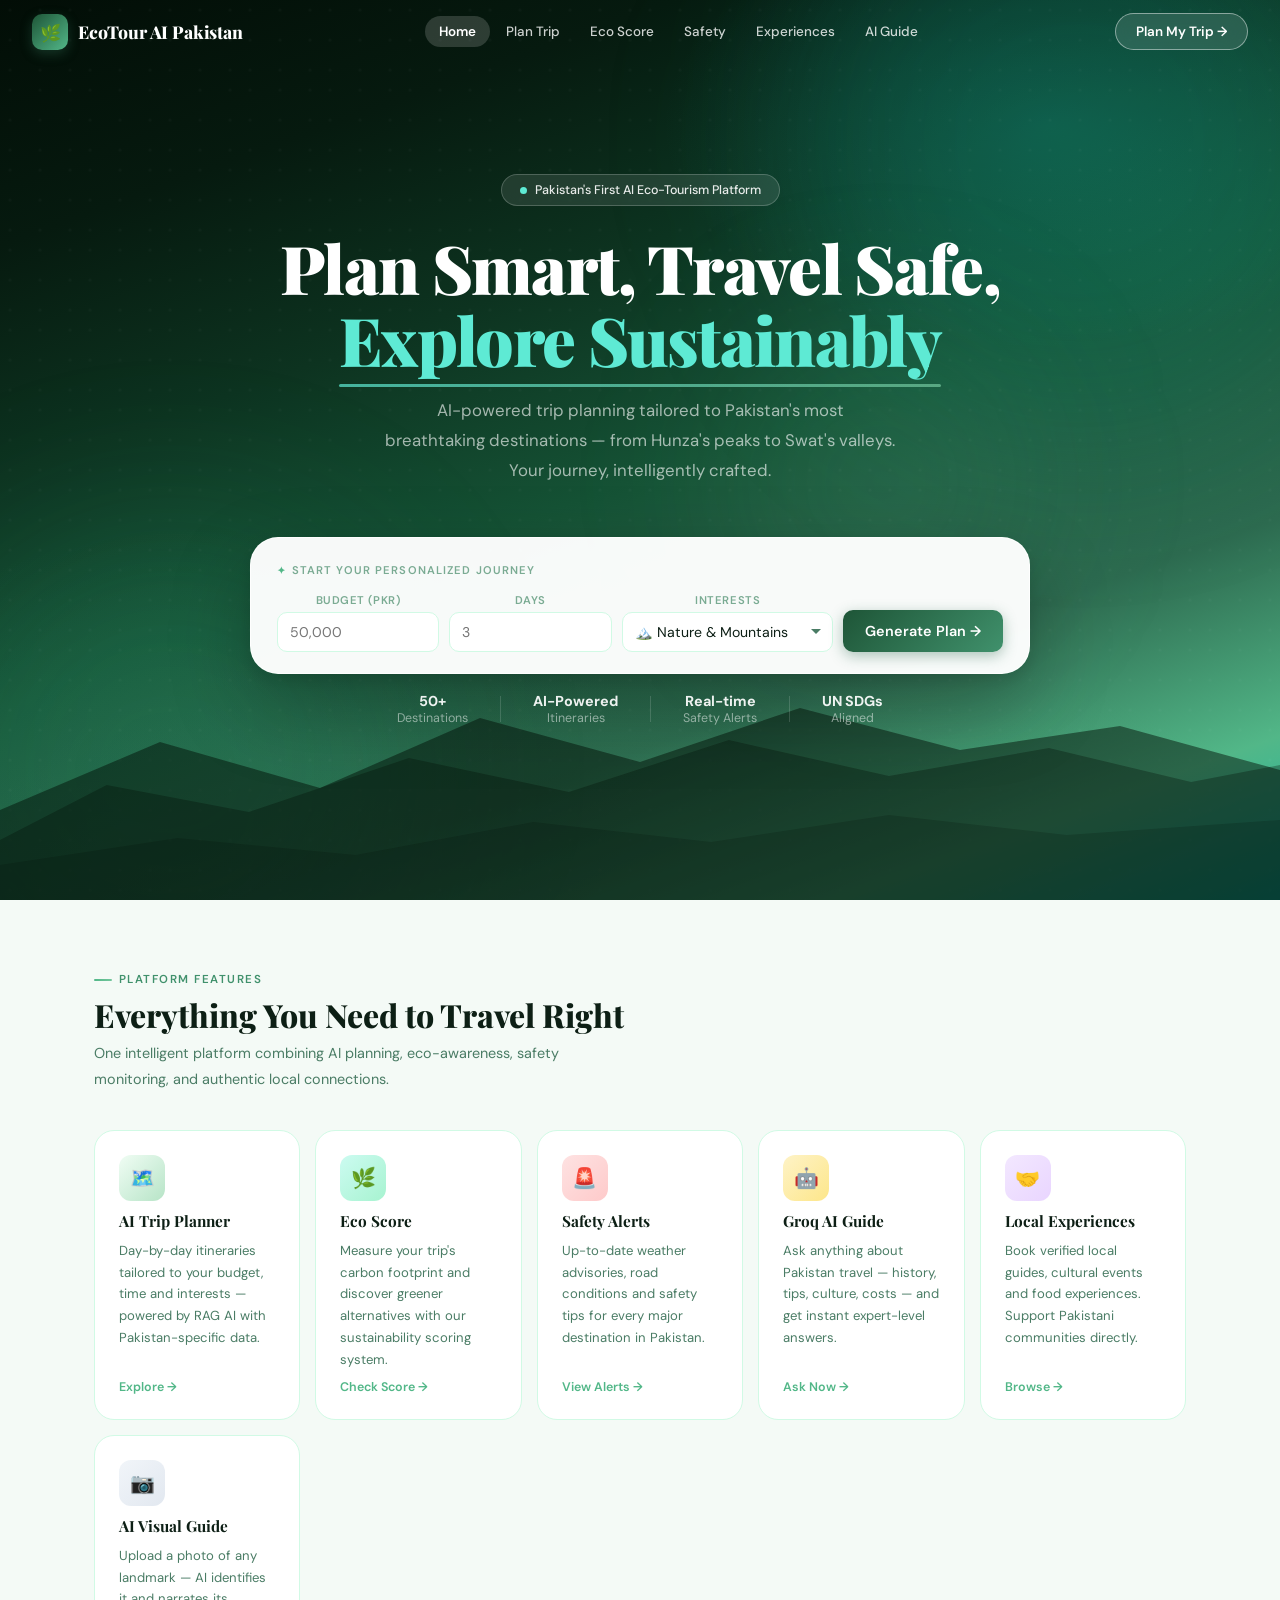
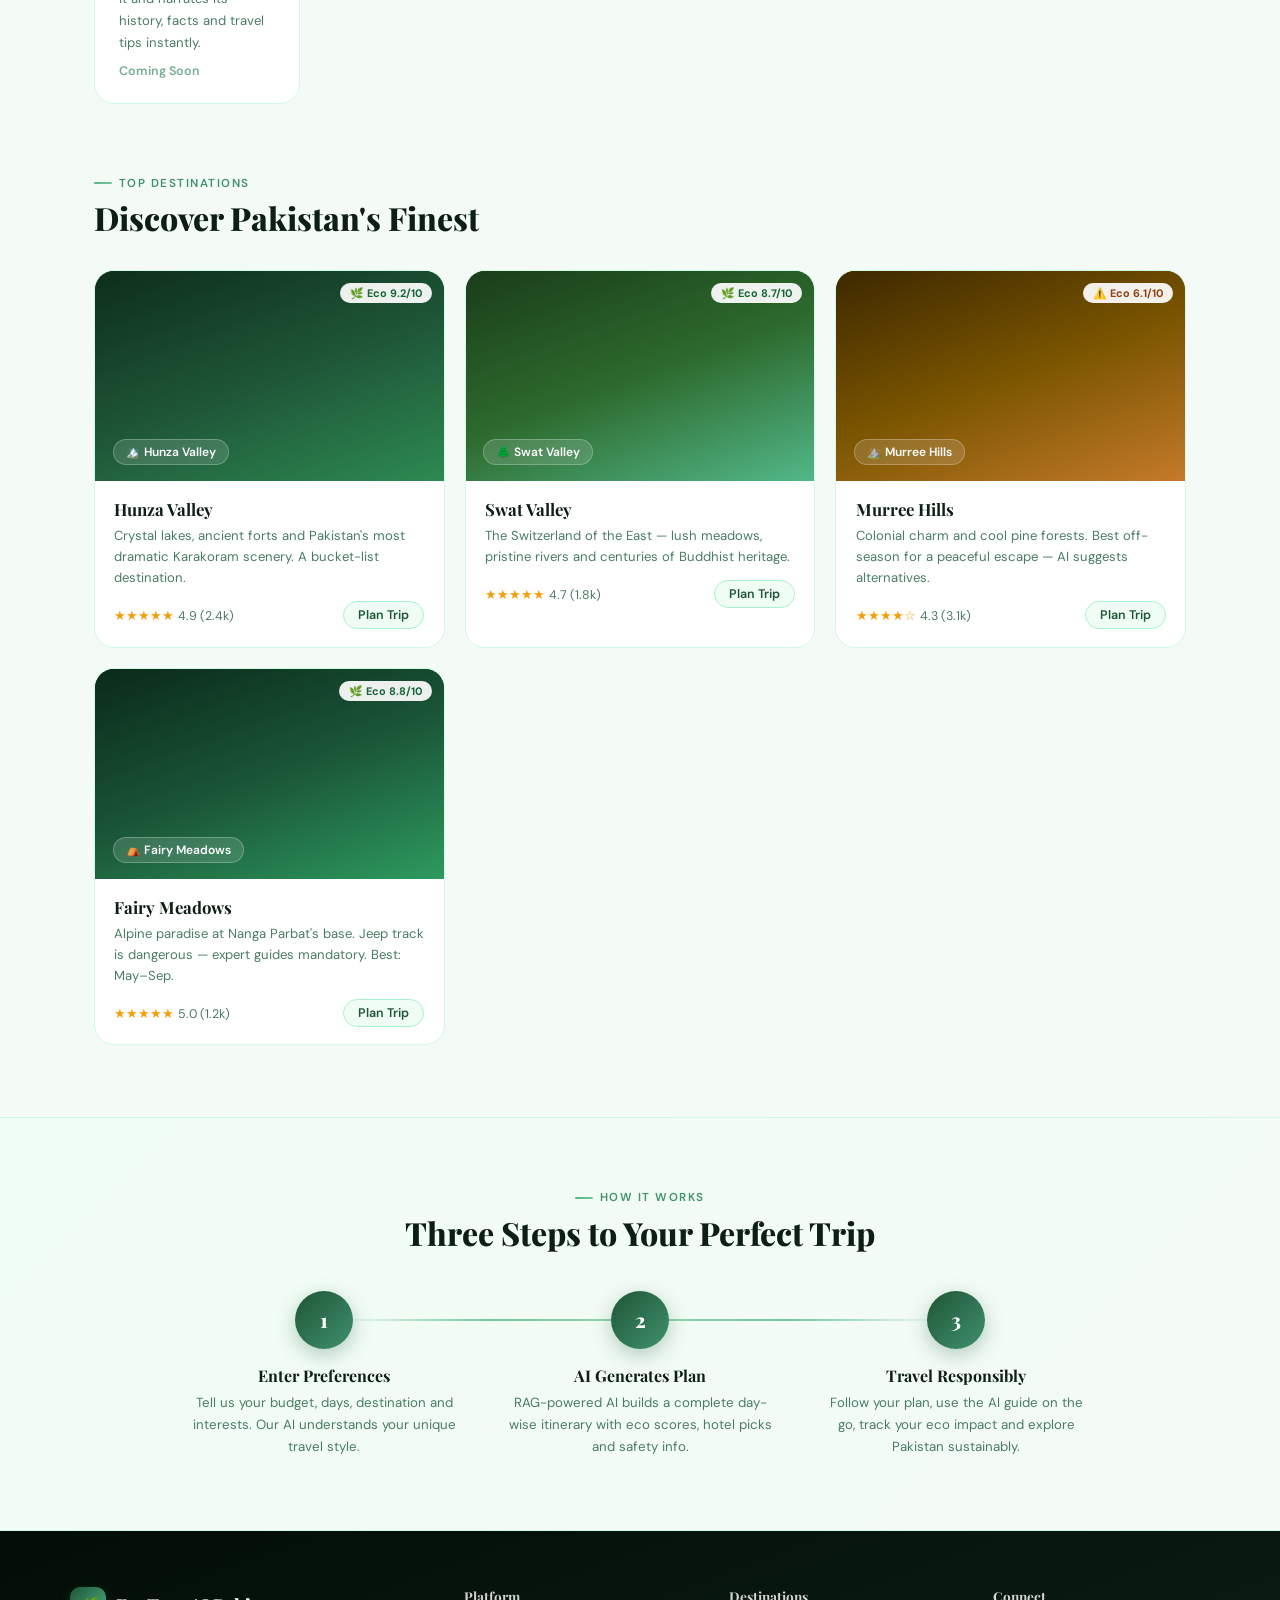
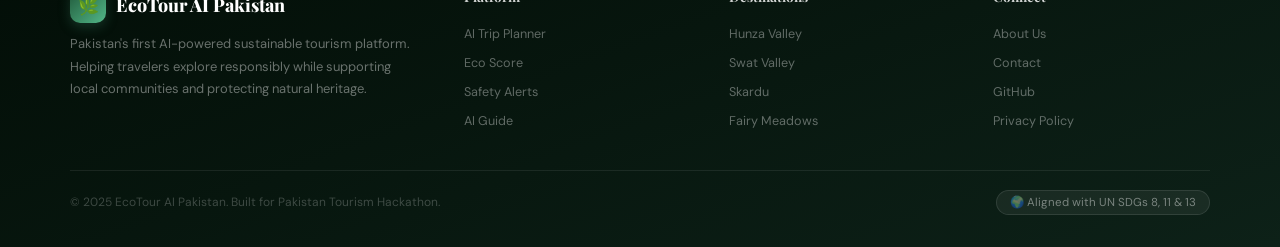
<file: EcoTour_AI_Final (2) (2).html>
<!DOCTYPE html>
<html lang="en">
<head>
<meta charset="UTF-8"/>
<meta name="viewport" content="width=device-width, initial-scale=1.0"/>
<title>EcoTour AI Pakistan — Plan Smart, Travel Safe</title>
<link rel="preconnect" href="https://fonts.googleapis.com"/>
<link rel="preconnect" href="https://fonts.gstatic.com" crossorigin/>
<link href="https://fonts.googleapis.com/css2?family=Playfair+Display:wght@700;800;900&family=DM+Sans:wght@300;400;500;600&display=swap" rel="stylesheet"/>
<style>
*,*::before,*::after{margin:0;padding:0;box-sizing:border-box}
html{scroll-behavior:smooth;font-size:16px}
body{font-family:'DM Sans',sans-serif;color:#0d1f15;background:#f4faf6;min-height:100vh;overflow-x:hidden}
button{cursor:pointer;font-family:'DM Sans',sans-serif}
input,select,textarea{font-family:'DM Sans',sans-serif}
a{text-decoration:none;color:inherit}

:root{
  /* ── Green Core ── */
  --g-950:#020d06;--g-900:#0d2118;--g-800:#1a3d2b;--g-700:#1e5537;
  --g-600:#2d6a4f;--g-500:#40916c;--g-400:#52b788;--g-300:#74c69d;
  --g-200:#95d5b2;--g-100:#b7e4c7;--g-50:#d8f3dc;--g-25:#f0fdf4;
  /* ── Teal Accent ── */
  --t-700:#0f766e;--t-600:#0d9488;--t-500:#14b8a6;--t-300:#5eead4;--t-100:#ccfbf1;
  /* ── Semantic ── */
  --amber:#d97706;--amber-bg:#fef3c7;--amber-bd:#fde68a;
  --red:#dc2626;--red-bg:#fee2e2;--red-bd:#fecdd3;
  --blue:#2563eb;--blue-bg:#eff6ff;--blue-bd:#bfdbfe;
  /* ── Surface ── */
  --surface:#ffffff;--surface-2:#f4faf6;--surface-3:#edf7f1;
  --border:#d1fae5;--border-mid:#a7f3d0;--border-strong:#6ee7b7;
  /* ── Text ── */
  --text-1:#0d1f15;--text-2:#1e4030;--text-3:#4a7c65;--text-4:#7aab93;
  /* ── Shadows ── */
  --sh-xs:0 1px 3px rgba(13,33,21,.07);
  --sh-sm:0 2px 8px rgba(29,85,55,.09),0 1px 3px rgba(0,0,0,.05);
  --sh-md:0 8px 24px rgba(29,85,55,.13),0 2px 8px rgba(0,0,0,.06);
  --sh-lg:0 20px 60px rgba(29,85,55,.17),0 8px 20px rgba(0,0,0,.08);
  --sh-xl:0 32px 80px rgba(29,85,55,.21),0 12px 32px rgba(0,0,0,.1);
  /* ── Radii ── */
  --r-sm:6px;--r-md:10px;--r-lg:14px;--r-xl:20px;--r-2xl:28px;--r-full:9999px;
  /* ── Motion ── */
  --ease:cubic-bezier(.4,0,.2,1);--spring:cubic-bezier(.34,1.56,.64,1);
  --nav-h:64px;
}

/* scrollbar */
::-webkit-scrollbar{width:5px}
::-webkit-scrollbar-track{background:var(--surface-2)}
::-webkit-scrollbar-thumb{background:var(--g-200);border-radius:3px}

/* ════════════════════════════════════════
   NAVBAR — transparent on hero, white on scroll
════════════════════════════════════════ */
#navbar{
  position:fixed;top:0;left:0;right:0;z-index:1000;height:var(--nav-h);
  background:transparent;border-bottom:1px solid transparent;
  display:flex;align-items:center;justify-content:space-between;padding:0 2rem;
  transition:all .25s var(--ease);
}
#navbar.scrolled{
  background:rgba(255,255,255,.97);border-bottom-color:var(--border);
  box-shadow:var(--sh-md);
}
/* logo */
.nav-logo{display:flex;align-items:center;gap:10px;cursor:pointer;font-family:'Playfair Display',serif;font-weight:800;font-size:1.1rem;color:#fff;letter-spacing:-.01em;white-space:nowrap;transition:color .22s var(--ease)}
.nav-logo-mark{width:36px;height:36px;border-radius:10px;background:linear-gradient(135deg,var(--g-700),var(--g-400));display:flex;align-items:center;justify-content:center;color:#fff;font-size:17px;flex-shrink:0;box-shadow:0 4px 12px rgba(45,106,79,.4);transition:transform .22s var(--spring)}
.nav-logo:hover .nav-logo-mark{transform:rotate(-5deg) scale(1.07)}
#navbar.scrolled .nav-logo{color:var(--g-800)}
/* nav links */
.nav-links{display:flex;align-items:center;gap:2px}
.nav-btn{padding:7px 14px;border-radius:var(--r-full);border:none;background:transparent;font-size:.84rem;font-weight:500;color:rgba(255,255,255,.8);transition:all .18s var(--ease);white-space:nowrap}
.nav-btn:hover{background:rgba(255,255,255,.12);color:#fff}
.nav-btn.active{background:rgba(255,255,255,.16);color:#fff;font-weight:600}
#navbar.scrolled .nav-btn{color:var(--text-3)}
#navbar.scrolled .nav-btn:hover{background:var(--g-25);color:var(--g-600)}
#navbar.scrolled .nav-btn.active{background:var(--g-25);color:var(--g-700);font-weight:600}
/* CTA */
.nav-cta{padding:9px 20px;border-radius:var(--r-full);border:1.5px solid rgba(255,255,255,.45);background:rgba(255,255,255,.12);backdrop-filter:blur(10px);color:#fff;font-size:.84rem;font-weight:600;transition:all .2s var(--ease);white-space:nowrap}
.nav-cta:hover{background:rgba(255,255,255,.25);border-color:rgba(255,255,255,.75);transform:translateY(-1px)}
#navbar.scrolled .nav-cta{background:linear-gradient(135deg,var(--g-700),var(--g-500));border-color:transparent;box-shadow:0 3px 12px rgba(45,106,79,.35)}
#navbar.scrolled .nav-cta:hover{transform:translateY(-2px);box-shadow:0 7px 20px rgba(45,106,79,.45)}
/* hamburger */
.hamburger{display:none;flex-direction:column;gap:5px;padding:6px;border:none;background:transparent;border-radius:var(--r-sm)}
.hamburger span{display:block;width:22px;height:2px;background:#fff;border-radius:2px;transition:all .22s}
#navbar.scrolled .hamburger span{background:var(--text-1)}
.mobile-menu{display:none;position:fixed;top:var(--nav-h);left:0;right:0;z-index:999;background:#fff;border-bottom:1px solid var(--border);padding:1rem;flex-direction:column;gap:4px;box-shadow:var(--sh-lg);animation:slideDown .2s var(--ease)}
.mobile-menu.open{display:flex}
@keyframes slideDown{from{opacity:0;transform:translateY(-8px)}to{opacity:1;transform:translateY(0)}}
.mobile-menu .nav-btn{color:var(--text-3);text-align:left;padding:10px 14px;border-radius:var(--r-md)}
.mobile-menu .nav-btn:hover{background:var(--g-25);color:var(--g-600)}
.mobile-menu .nav-cta{background:linear-gradient(135deg,var(--g-700),var(--g-500));border:none;color:#fff;text-align:center;margin-top:6px;padding:11px;border-radius:var(--r-full)}

/* ════════════════════════════════════════
   PAGE SYSTEM
════════════════════════════════════════ */
.page{display:none;animation:pgIn .3s var(--ease)}
.page.active{display:block}
.page:not(#page-home){padding-top:var(--nav-h)}
@keyframes pgIn{from{opacity:0;transform:translateY(10px)}to{opacity:1;transform:translateY(0)}}

/* ════════════════════════════════════════
   COMMON: section banners for inner pages
════════════════════════════════════════ */
.page-hero{padding:3rem 2rem 2.8rem;position:relative;overflow:hidden}
.page-hero::after{content:'';position:absolute;inset:0;background:url("data:image/svg+xml,%3Csvg width='60' height='60' viewBox='0 0 60 60' xmlns='http://www.w3.org/2000/svg'%3E%3Cg fill='%23fff' fill-opacity='.035'%3E%3Ccircle cx='10' cy='10' r='2'/%3E%3Ccircle cx='30' cy='10' r='2'/%3E%3Ccircle cx='50' cy='10' r='2'/%3E%3Ccircle cx='10' cy='30' r='2'/%3E%3Ccircle cx='30' cy='30' r='2'/%3E%3Ccircle cx='50' cy='30' r='2'/%3E%3C/g%3E%3C/svg%3E");pointer-events:none}
.page-hero h1{font-family:'Playfair Display',serif;font-weight:800;font-size:clamp(1.6rem,3vw,2.3rem);color:#fff;position:relative;z-index:1;line-height:1.15}
.page-hero p{font-size:.92rem;color:rgba(255,255,255,.72);margin-top:.5rem;position:relative;z-index:1;max-width:580px;line-height:1.72}

/* ════════════════════════════════════════
   COMMON ELEMENTS
════════════════════════════════════════ */
.eyebrow{font-size:.72rem;font-weight:600;letter-spacing:.13em;text-transform:uppercase;color:var(--g-500);margin-bottom:.55rem;display:flex;align-items:center;gap:7px}
.eyebrow::before{content:'';display:block;width:18px;height:2px;background:linear-gradient(90deg,var(--g-400),var(--g-300));border-radius:1px}
.section-h{font-family:'Playfair Display',serif;font-size:clamp(1.5rem,3vw,2rem);font-weight:800;color:var(--text-1);line-height:1.2;margin-bottom:.45rem}
.section-sub{font-size:.9rem;color:var(--text-3);line-height:1.75;max-width:540px}
.badge{display:inline-flex;align-items:center;gap:4px;padding:3px 11px;border-radius:var(--r-full);font-size:.72rem;font-weight:600}
.badge-green{background:var(--g-25);color:var(--g-700);border:1px solid var(--border)}
.badge-amber{background:var(--amber-bg);color:var(--amber);border:1px solid var(--amber-bd)}
.badge-blue{background:var(--blue-bg);color:var(--blue);border:1px solid var(--blue-bd)}
.form-label{display:block;font-size:.74rem;font-weight:600;color:var(--text-3);margin-bottom:5px;letter-spacing:.04em;text-transform:uppercase}
.form-input{width:100%;padding:10px 13px;border:1.5px solid var(--border);border-radius:var(--r-md);font-size:.9rem;color:var(--text-1);background:var(--surface);outline:none;transition:all .18s var(--ease)}
.form-input:focus{border-color:var(--g-400);box-shadow:0 0 0 3px rgba(116,198,157,.18)}
select.form-input{-webkit-appearance:none;appearance:none;background-image:url("data:image/svg+xml,%3Csvg xmlns='http://www.w3.org/2000/svg' width='12' height='12' viewBox='0 0 12 12'%3E%3Cpath fill='%234a7c65' d='M6 8L1 3h10z'/%3E%3C/svg%3E");background-repeat:no-repeat;background-position:right 12px center;padding-right:32px;background-color:#fff}

/* ════════════════════════════════════════
   HOME — HERO (full screen, centered)
════════════════════════════════════════ */
.hero{
  min-height:100vh;
  background:linear-gradient(160deg,var(--g-950) 0%,#061a0f 18%,#0d3320 35%,#155235 52%,var(--g-600) 72%,var(--g-400) 88%,var(--t-500) 100%);
  display:flex;flex-direction:column;align-items:center;justify-content:center;
  text-align:center;padding:calc(var(--nav-h) + 3rem) 1.5rem 7rem;
  position:relative;overflow:hidden;
}
.hero::before{
  content:'';position:absolute;inset:0;
  background:
    radial-gradient(ellipse 55% 45% at 82% 14%,rgba(20,184,166,.22) 0%,transparent 55%),
    radial-gradient(ellipse 60% 50% at 18% 86%,rgba(45,106,79,.3) 0%,transparent 55%),
    radial-gradient(ellipse 90% 55% at 50% 100%,rgba(58,170,106,.14) 0%,transparent 60%);
  pointer-events:none;
}
/* dot grid texture */
.hero::after{
  content:'';position:absolute;inset:0;pointer-events:none;
  background:url("data:image/svg+xml,%3Csvg width='80' height='80' viewBox='0 0 80 80' xmlns='http://www.w3.org/2000/svg'%3E%3Cg fill='%23fff' fill-opacity='.022'%3E%3Ccircle cx='10' cy='10' r='1.5'/%3E%3Ccircle cx='40' cy='10' r='1.5'/%3E%3Ccircle cx='70' cy='10' r='1.5'/%3E%3Ccircle cx='10' cy='40' r='1.5'/%3E%3Ccircle cx='40' cy='40' r='1.5'/%3E%3Ccircle cx='70' cy='40' r='1.5'/%3E%3Ccircle cx='10' cy='70' r='1.5'/%3E%3Ccircle cx='40' cy='70' r='1.5'/%3E%3Ccircle cx='70' cy='70' r='1.5'/%3E%3C/g%3E%3C/svg%3E");
}
/* glowing orbs */
.orb{position:absolute;border-radius:50%;filter:blur(90px);pointer-events:none;animation:orbDrift 9s ease-in-out infinite}
.orb-1{width:600px;height:600px;background:rgba(20,184,166,.13);top:-160px;right:-100px;animation-delay:0s}
.orb-2{width:500px;height:500px;background:rgba(52,211,153,.1);bottom:-120px;left:-80px;animation-delay:-4.5s}
.orb-3{width:280px;height:280px;background:rgba(116,198,157,.12);top:38%;left:58%;animation-delay:-2s}
@keyframes orbDrift{0%,100%{transform:translate(0,0)}50%{transform:translate(18px,-28px)}}
/* mountain silhouette */
.hero-mtn{position:absolute;bottom:0;left:0;right:0;height:250px;pointer-events:none;z-index:1}
.hero-mtn::before{
  content:'';position:absolute;bottom:0;left:0;right:0;height:200px;
  background:url("data:image/svg+xml,%3Csvg xmlns='http://www.w3.org/2000/svg' viewBox='0 0 1440 200' preserveAspectRatio='none'%3E%3Cpolygon points='0,200 0,110 180,42 360,88 540,18 720,62 900,8 1080,50 1260,26 1440,70 1440,200' fill='rgba(2,13,6,0.48)'/%3E%3Cpolygon points='0,200 0,140 120,85 280,112 460,58 640,92 820,40 1000,76 1180,48 1340,82 1440,65 1440,200' fill='rgba(2,13,6,0.3)'/%3E%3Cpolygon points='0,200 0,165 200,138 400,155 600,122 800,142 1000,115 1200,135 1440,120 1440,200' fill='rgba(2,13,6,0.18)'/%3E%3C/svg%3E") no-repeat bottom;
  background-size:cover;
}
/* hero elements */
.hero-pill{display:inline-flex;align-items:center;gap:8px;background:rgba(255,255,255,.1);border:1px solid rgba(255,255,255,.2);color:rgba(255,255,255,.9);padding:7px 18px;border-radius:var(--r-full);font-size:.78rem;font-weight:500;margin-bottom:1.6rem;backdrop-filter:blur(12px);position:relative;z-index:2;animation:fadeUp .6s var(--ease) both}
.hero-dot{width:7px;height:7px;border-radius:50%;background:var(--t-300);display:inline-block;animation:blink 2.2s ease-in-out infinite}
@keyframes blink{0%,100%{opacity:1;transform:scale(1)}50%{opacity:.25;transform:scale(.75)}}
.hero h1{font-family:'Playfair Display',serif;font-size:clamp(2.2rem,6vw,4.2rem);font-weight:900;color:#fff;line-height:1.07;max-width:840px;margin-bottom:1.2rem;letter-spacing:-.025em;position:relative;z-index:2;animation:fadeUp .6s .1s var(--ease) both}
.hero h1 em{color:var(--t-300);font-style:normal;position:relative}
.hero h1 em::after{content:'';position:absolute;bottom:-3px;left:0;right:0;height:3px;background:linear-gradient(90deg,var(--t-300),var(--g-300));border-radius:2px;opacity:.7}
.hero-sub{font-size:clamp(.9rem,2vw,1.05rem);color:rgba(255,255,255,.62);max-width:510px;line-height:1.8;margin-bottom:3.2rem;position:relative;z-index:2;animation:fadeUp .6s .2s var(--ease) both}
@keyframes fadeUp{from{opacity:0;transform:translateY(18px)}to{opacity:1;transform:translateY(0)}}

/* search card */
.search-card{
  background:rgba(255,255,255,.97);border-radius:var(--r-2xl);
  padding:1.6rem 1.6rem 1.3rem;width:100%;max-width:780px;
  box-shadow:0 32px 80px rgba(0,0,0,.26),0 6px 16px rgba(0,0,0,.1);
  position:relative;z-index:2;animation:fadeUp .6s .3s var(--ease) both;
  border:1px solid rgba(255,255,255,.9);
}
.search-card-lbl{font-size:.7rem;font-weight:600;color:var(--text-4);letter-spacing:.1em;text-transform:uppercase;margin-bottom:1rem;text-align:left;display:flex;align-items:center;gap:6px}
.search-card-lbl::before{content:'✦';color:var(--g-400);font-size:.6rem}
.search-grid{display:grid;grid-template-columns:1fr 1fr 1.3fr auto;gap:10px;align-items:end}
.sf label{display:block;font-size:.7rem;font-weight:600;color:var(--text-4);margin-bottom:5px;text-transform:uppercase;letter-spacing:.05em}
.sf input,.sf select{width:100%;padding:10px 12px;border:1.5px solid var(--border);border-radius:var(--r-md);font-size:.88rem;color:var(--text-1);outline:none;transition:border-color .18s;background:#fff}
.sf input:focus,.sf select:focus{border-color:var(--g-400);box-shadow:0 0 0 3px rgba(116,198,157,.16)}
.sf select{-webkit-appearance:none;appearance:none;background-image:url("data:image/svg+xml,%3Csvg xmlns='http://www.w3.org/2000/svg' width='12' height='12' viewBox='0 0 12 12'%3E%3Cpath fill='%234a7c65' d='M6 8L1 3h10z'/%3E%3C/svg%3E");background-repeat:no-repeat;background-position:right 10px center;padding-right:28px;background-color:#fff}
.search-btn{background:linear-gradient(135deg,var(--g-700),var(--g-500));color:#fff;border:none;padding:11px 22px;border-radius:var(--r-md);font-size:.9rem;font-weight:600;transition:all .2s var(--ease);white-space:nowrap;height:42px;display:flex;align-items:center;gap:7px;box-shadow:0 4px 14px rgba(45,106,79,.38);cursor:pointer}
.search-btn:hover{transform:translateY(-2px);box-shadow:0 8px 22px rgba(45,106,79,.5)}
/* hero stats */
.hero-stats{display:flex;align-items:center;gap:2rem;margin-top:1.1rem;font-size:.78rem;color:rgba(255,255,255,.5);position:relative;z-index:2;animation:fadeUp .6s .4s var(--ease) both}
.hs strong{color:rgba(255,255,255,.92);font-weight:700;font-size:.9rem;display:block}
.hs-div{width:1px;height:26px;background:rgba(255,255,255,.15)}

/* ════════════════════════════════════════
   FEATURES SECTION
════════════════════════════════════════ */
.feat-section{padding:4.5rem 1.5rem;max-width:1140px;margin:0 auto}
.feat-grid{display:grid;grid-template-columns:repeat(auto-fit,minmax(188px,1fr));gap:15px;margin-top:2.4rem}
.feat-card{background:var(--surface);border:1px solid var(--border);border-radius:var(--r-xl);padding:1.5rem;cursor:pointer;transition:all .22s var(--ease);display:flex;flex-direction:column;gap:.55rem;position:relative;overflow:hidden}
.feat-card::before{content:'';position:absolute;inset:0;background:linear-gradient(135deg,var(--g-25),transparent);opacity:0;transition:opacity .22s}
.feat-card:hover{transform:translateY(-5px);box-shadow:var(--sh-lg);border-color:var(--g-300)}
.feat-card:hover::before{opacity:1}
.fi-wrap{width:46px;height:46px;border-radius:12px;display:flex;align-items:center;justify-content:center;font-size:20px;flex-shrink:0;transition:transform .22s var(--spring);position:relative;z-index:1}
.feat-card:hover .fi-wrap{transform:scale(1.1) rotate(-4deg)}
.fi-green{background:linear-gradient(135deg,var(--g-25),var(--g-100))}
.fi-teal{background:linear-gradient(135deg,var(--t-100),#a7f3d0)}
.fi-red{background:linear-gradient(135deg,#fee2e2,#fecaca)}
.fi-gold{background:linear-gradient(135deg,var(--amber-bg),#fde68a)}
.fi-slate{background:linear-gradient(135deg,#f1f5f9,#e2e8f0)}
.fi-purple{background:linear-gradient(135deg,#f3e8ff,#e9d5ff)}
.feat-card h3{font-family:'Playfair Display',serif;font-size:.96rem;font-weight:700;color:var(--text-1);position:relative;z-index:1}
.feat-card p{font-size:.82rem;color:var(--text-3);line-height:1.66;flex:1;position:relative;z-index:1}
.feat-arr{font-size:.78rem;color:var(--g-400);font-weight:600;margin-top:auto;position:relative;z-index:1}

/* ════════════════════════════════════════
   DESTINATIONS
════════════════════════════════════════ */
.dest-section{padding:0 1.5rem 4.5rem;max-width:1140px;margin:0 auto}
.dest-grid{display:grid;grid-template-columns:repeat(auto-fit,minmax(290px,1fr));gap:20px;margin-top:2rem}
.dest-card{border-radius:var(--r-xl);overflow:hidden;background:var(--surface);border:1px solid var(--border);cursor:pointer;transition:all .25s var(--ease)}
.dest-card:hover{transform:translateY(-6px);box-shadow:var(--sh-xl)}
.dest-img{height:210px;position:relative;overflow:hidden;display:flex;align-items:flex-end;padding:1rem 1.1rem}
.dest-img-bg{position:absolute;inset:0;transition:transform .5s ease}
.dest-card:hover .dest-img-bg{transform:scale(1.06)}
.di1{background:linear-gradient(160deg,#0d2e1a 0%,#1e5537 50%,#2d8a52 100%)}
.di2{background:linear-gradient(160deg,#1a3d1a 0%,#2d6a2d 50%,#52b788 100%)}
.di3{background:linear-gradient(160deg,#3d2800 0%,#7a5500 50%,#c47a2a 100%)}
.di4{background:linear-gradient(160deg,#0a2a1a 0%,#1a5537 50%,#2d9a5f 100%)}
.dest-badges{position:absolute;top:12px;right:12px;z-index:1;display:flex;gap:6px;flex-direction:column;align-items:flex-end}
.dest-safe-b{background:rgba(255,255,255,.92);color:#166534;padding:3px 10px;border-radius:var(--r-full);font-size:.68rem;font-weight:700;backdrop-filter:blur(6px)}
.dest-warn-b{background:rgba(255,255,255,.92);color:#92400e;padding:3px 10px;border-radius:var(--r-full);font-size:.68rem;font-weight:700;backdrop-filter:blur(6px)}
.dest-lbl{position:relative;z-index:1;background:rgba(255,255,255,.14);backdrop-filter:blur(8px);border:1px solid rgba(255,255,255,.25);color:#fff;padding:4px 12px;border-radius:var(--r-full);font-size:.75rem;font-weight:600}
.dest-info{padding:1.1rem 1.2rem}
.dest-info h3{font-family:'Playfair Display',serif;font-size:1.05rem;font-weight:700;margin-bottom:.3rem;color:var(--text-1)}
.dest-info p{font-size:.82rem;color:var(--text-3);line-height:1.6;margin-bottom:.8rem}
.dest-meta{display:flex;align-items:center;justify-content:space-between}
.stars{color:#f59e0b;font-size:.8rem}
.dest-btn{background:var(--g-25);color:var(--g-700);border:1px solid var(--border-mid);padding:5px 14px;border-radius:var(--r-full);font-size:.78rem;font-weight:600;transition:all .18s var(--ease);cursor:pointer}
.dest-btn:hover{background:linear-gradient(135deg,var(--g-700),var(--g-500));color:#fff;border-color:transparent;box-shadow:0 4px 12px rgba(45,106,79,.35)}

/* ════════════════════════════════════════
   HOW IT WORKS
════════════════════════════════════════ */
.hiw-section{background:linear-gradient(135deg,var(--g-25),var(--surface-2));padding:4.5rem 1.5rem;border-top:1px solid var(--border);border-bottom:1px solid var(--border)}
.hiw-inner{max-width:900px;margin:0 auto;text-align:center}
.hiw-grid{display:grid;grid-template-columns:repeat(3,1fr);gap:3rem;margin-top:2.4rem;position:relative}
.hiw-grid::before{content:'';position:absolute;top:28px;left:calc(100%/6);right:calc(100%/6);height:2px;background:linear-gradient(90deg,transparent,var(--g-300),var(--g-200),var(--g-300),transparent);z-index:0}
.hiw-step{position:relative;z-index:1}
.hiw-num{width:58px;height:58px;border-radius:50%;background:linear-gradient(135deg,var(--g-700),var(--g-500));color:#fff;font-family:'Playfair Display',serif;font-weight:800;font-size:1.25rem;display:flex;align-items:center;justify-content:center;margin:0 auto 1rem;box-shadow:0 6px 20px rgba(45,106,79,.32);transition:all .22s var(--spring)}
.hiw-step:hover .hiw-num{transform:scale(1.1) rotate(-5deg);box-shadow:0 10px 28px rgba(45,106,79,.42)}
.hiw-step h3{font-family:'Playfair Display',serif;font-size:1rem;font-weight:700;margin-bottom:.4rem;color:var(--text-1)}
.hiw-step p{font-size:.83rem;color:var(--text-3);line-height:1.65}

/* ════════════════════════════════════════
   PLANNER PAGE
════════════════════════════════════════ */
.planner-wrap{display:grid;grid-template-columns:360px 1fr;gap:1.5rem;padding:1.5rem;max-width:1140px;margin:0 auto}
.plan-form{background:var(--surface);border:1px solid var(--border);border-radius:var(--r-xl);padding:1.5rem;height:fit-content;position:sticky;top:calc(var(--nav-h) + 1rem);box-shadow:var(--sh-xs)}
.plan-form h2{font-family:'Playfair Display',serif;font-size:1.1rem;font-weight:800;margin-bottom:1.4rem;display:flex;align-items:center;gap:8px;color:var(--text-1)}
.form-group{margin-bottom:1.1rem}
.slider-wrapper{padding-bottom:.2rem}
input[type="range"]{width:100%;height:4px;-webkit-appearance:none;appearance:none;border-radius:2px;outline:none;cursor:pointer}
input[type="range"]::-webkit-slider-thumb{-webkit-appearance:none;width:18px;height:18px;border-radius:50%;background:linear-gradient(135deg,var(--g-600),var(--g-400));border:2px solid #fff;box-shadow:0 2px 8px rgba(45,106,79,.3);cursor:pointer;transition:transform .18s var(--spring)}
input[type="range"]::-webkit-slider-thumb:hover{transform:scale(1.15)}
.slider-labels{display:flex;justify-content:space-between;font-size:.7rem;color:var(--text-4);margin-top:4px}
.slider-val{text-align:right;font-size:.86rem;font-weight:700;color:var(--g-600);margin-top:2px}
.chip-grid{display:grid;grid-template-columns:1fr 1fr;gap:6px}
.chip{padding:7px 10px;border:1.5px solid var(--border);border-radius:var(--r-md);background:var(--surface);font-size:.8rem;font-weight:500;color:var(--text-3);transition:all .18s var(--ease);text-align:center;cursor:pointer}
.chip:hover{border-color:var(--g-300);color:var(--g-600);background:var(--g-25)}
.chip.sel{border-color:var(--g-500);background:linear-gradient(135deg,var(--g-25),var(--g-50));color:var(--g-700);font-weight:600}
.btn-gen{width:100%;background:linear-gradient(135deg,var(--g-700),var(--g-500));color:#fff;border:none;padding:13px;border-radius:var(--r-md);font-size:.95rem;font-weight:600;transition:all .2s var(--ease);display:flex;align-items:center;justify-content:center;gap:8px;box-shadow:0 4px 14px rgba(45,106,79,.3);cursor:pointer}
.btn-gen:hover{transform:translateY(-2px);box-shadow:0 8px 22px rgba(45,106,79,.42)}
.plan-results{display:flex;flex-direction:column;gap:1rem}
.empty-state{background:var(--surface);border:1px solid var(--border);border-radius:var(--r-xl);padding:4rem 2rem;text-align:center;min-height:400px;display:flex;flex-direction:column;align-items:center;justify-content:center;gap:.6rem}
.empty-ico{font-size:4rem;opacity:.2;animation:floatIco 3s ease-in-out infinite}
@keyframes floatIco{0%,100%{transform:translateY(0)}50%{transform:translateY(-8px)}}
.empty-state h3{font-family:'Playfair Display',serif;font-size:1.05rem;font-weight:700;color:var(--text-2)}
.empty-state p{font-size:.84rem;color:var(--text-3)}
.loading-state{background:var(--surface);border:1px solid var(--border);border-radius:var(--r-xl);padding:3.5rem;display:flex;flex-direction:column;align-items:center;justify-content:center;gap:14px;min-height:220px}
.spinner{width:24px;height:24px;border:3px solid var(--g-100);border-top-color:var(--g-500);border-radius:50%;animation:spin .7s linear infinite}
@keyframes spin{to{transform:rotate(360deg)}}
.loading-state p{font-size:.88rem;color:var(--text-3);animation:txtP 1.5s ease-in-out infinite}
@keyframes txtP{0%,100%{opacity:.6}50%{opacity:1}}
.day-card{background:var(--surface);border:1px solid var(--border);border-left:4px solid var(--g-400);border-radius:var(--r-lg);padding:1.3rem;transition:all .2s var(--ease)}
.day-card:hover{border-color:var(--g-300);border-left-color:var(--g-500);box-shadow:var(--sh-md);transform:translateX(2px)}
.day-head{display:flex;align-items:center;gap:10px;margin-bottom:1rem}
.day-tag{background:linear-gradient(135deg,var(--g-700),var(--g-500));color:#fff;padding:3px 13px;border-radius:var(--r-full);font-size:.72rem;font-weight:700;font-family:'Playfair Display',serif;box-shadow:0 2px 8px rgba(45,106,79,.3)}
.day-title{font-family:'Playfair Display',serif;font-size:.96rem;font-weight:700;color:var(--text-1)}
.act-list{list-style:none;display:flex;flex-direction:column;gap:3px}
.act-item{display:flex;align-items:flex-start;gap:10px;font-size:.84rem;color:var(--text-2);padding:5px 0;border-bottom:1px solid var(--g-25);line-height:1.55}
.act-item:last-child{border:none}
.act-dot{width:6px;height:6px;border-radius:50%;background:linear-gradient(135deg,var(--g-400),var(--g-300));flex-shrink:0;margin-top:6px}
.result-meta{display:grid;grid-template-columns:1fr 1fr;gap:12px}
.meta-card{background:var(--surface-2);border:1px solid var(--border);border-radius:var(--r-md);padding:.9rem 1rem;transition:all .18s var(--ease)}
.meta-card:hover{border-color:var(--border-mid);box-shadow:var(--sh-xs)}
.meta-lbl{font-size:.7rem;font-weight:600;color:var(--text-4);text-transform:uppercase;letter-spacing:.06em;margin-bottom:.3rem}
.meta-val{font-size:.88rem;font-weight:600;color:var(--text-1);line-height:1.45}
.meta-sub{font-size:.75rem;color:var(--text-4);margin-top:.2rem}
.eco-bar{height:6px;background:var(--g-50);border-radius:3px;margin-top:.5rem;overflow:hidden}
.eco-bar-fill{height:100%;background:linear-gradient(90deg,var(--g-500),var(--t-300));border-radius:3px;transition:width 1.4s var(--ease)}

/* ════════════════════════════════════════
   ECO SCORE PAGE
════════════════════════════════════════ */
.eco-layout{max-width:1020px;margin:0 auto;padding:1.5rem}
.eco-main{background:var(--surface);border:1px solid var(--border);border-radius:var(--r-xl);padding:2rem;display:grid;grid-template-columns:190px 1fr;gap:2.5rem;align-items:center;margin-bottom:1.5rem;box-shadow:var(--sh-xs)}
.eco-ring-wrap{display:flex;flex-direction:column;align-items:center;gap:.6rem}
.eco-ring{position:relative;width:155px;height:155px}
.eco-ring svg{transform:rotate(-90deg);filter:drop-shadow(0 4px 12px rgba(45,106,79,.22))}
.eco-center{position:absolute;inset:0;display:flex;flex-direction:column;align-items:center;justify-content:center}
.eco-big{font-family:'Playfair Display',serif;font-size:3rem;font-weight:900;color:var(--g-600);line-height:1}
.eco-denom{font-size:.75rem;color:var(--text-4);font-weight:500}
.eco-metrics{display:grid;grid-template-columns:repeat(3,1fr);gap:12px}
.eco-met{background:var(--surface-2);border:1px solid var(--border);border-radius:var(--r-md);padding:1rem;transition:all .2s var(--ease)}
.eco-met:hover{border-color:var(--border-mid);transform:translateY(-2px);box-shadow:var(--sh-sm)}
.eco-met .val{font-family:'Playfair Display',serif;font-size:1.55rem;font-weight:800;color:var(--g-600);line-height:1}
.eco-met .lbl{font-size:.74rem;color:var(--text-3);margin-top:.2rem}
.eco-trip-name{font-family:'Playfair Display',serif;font-size:1.1rem;font-weight:700;margin-bottom:.85rem;color:var(--text-1)}
.eco-hbar{margin-top:.9rem}
.eco-hbar .lr{font-size:.74rem;color:var(--text-3);display:flex;justify-content:space-between;font-weight:500}
.eco-hb{height:8px;background:var(--g-50);border-radius:4px;overflow:hidden;margin-top:.3rem}
.eco-hbf{height:100%;background:linear-gradient(90deg,var(--g-600),var(--g-300));border-radius:4px;transition:width 1.4s var(--ease)}
.eco-recalc{background:var(--surface);border:1px solid var(--border);border-radius:var(--r-xl);padding:1.2rem;margin-bottom:1.5rem;box-shadow:var(--sh-xs)}
.eco-recalc-grid{display:grid;grid-template-columns:1fr 1fr 1fr auto;gap:10px;align-items:end;margin-top:.8rem}
.eco-2col{display:grid;grid-template-columns:1fr 1fr;gap:1.5rem}
.eco-card{background:var(--surface);border:1px solid var(--border);border-radius:var(--r-xl);padding:1.5rem;box-shadow:var(--sh-xs)}
.eco-card h3{font-family:'Playfair Display',serif;font-size:1rem;font-weight:700;margin-bottom:1rem;display:flex;align-items:center;gap:8px;color:var(--text-1)}
.sug-item{display:flex;align-items:flex-start;gap:10px;padding:.85rem;border-radius:var(--r-md);background:var(--surface-2);border:1px solid var(--border);margin-bottom:8px;transition:all .18s var(--ease)}
.sug-item:last-child{margin-bottom:0}
.sug-item:hover{border-color:var(--border-mid);background:var(--g-25);transform:translateX(3px)}
.sug-ico{font-size:18px;flex-shrink:0;margin-top:1px}
.sug-t{font-size:.85rem;font-weight:600;color:var(--text-1)}
.sug-d{font-size:.78rem;color:var(--text-3);line-height:1.56;margin-top:2px}
.alt-list{display:flex;flex-direction:column;gap:8px}
.alt-item{display:flex;align-items:center;justify-content:space-between;padding:.82rem 1rem;border-radius:var(--r-md);background:var(--surface-2);border:1px solid var(--border);transition:all .18s var(--ease);cursor:pointer}
.alt-item:hover{border-color:var(--border-mid);background:var(--g-25);transform:translateX(3px)}
.alt-name{font-size:.87rem;font-weight:600;color:var(--text-1)}
.alt-tag{font-size:.72rem;color:var(--text-3);margin-top:1px}
.alt-score{font-family:'Playfair Display',serif;font-size:1rem;font-weight:800;color:var(--g-600);background:var(--g-25);padding:3px 11px;border-radius:var(--r-full);border:1px solid var(--border)}

/* ════════════════════════════════════════
   SAFETY PAGE
════════════════════════════════════════ */
.safety-layout{max-width:1020px;margin:0 auto;padding:1.5rem}
.alert-card{display:flex;align-items:flex-start;gap:12px;padding:1rem 1.2rem;border-radius:var(--r-md);margin-bottom:9px;transition:transform .18s var(--ease)}
.alert-card:hover{transform:translateX(3px)}
.alert-ok{background:#f0fdf4;border:1px solid #bbf7d0}
.alert-warn{background:#fffbeb;border:1px solid #fde68a}
.alert-danger{background:#fff1f2;border:1px solid #fecdd3}
.alert-ico{font-size:20px;flex-shrink:0;margin-top:1px}
.alert-body strong{display:block;font-size:.87rem;font-weight:600;color:var(--text-1)}
.alert-body span{font-size:.79rem;color:var(--text-3)}
.safety-grid{display:grid;grid-template-columns:1fr 1fr;gap:1.4rem;margin-top:1.5rem}
.safety-card{background:var(--surface);border:1px solid var(--border);border-radius:var(--r-xl);padding:1.3rem;box-shadow:var(--sh-xs)}
.safety-card h3{font-family:'Playfair Display',serif;font-size:.96rem;font-weight:700;margin-bottom:1rem;display:flex;align-items:center;gap:6px;color:var(--text-1)}
.route-row{display:flex;align-items:center;justify-content:space-between;padding:.64rem 0;border-bottom:1px solid var(--surface-3);font-size:.83rem;transition:background .15s}
.route-row:last-child{border:none}
.route-row:hover{background:var(--g-25);margin:0 -.6rem;padding-left:.6rem;padding-right:.6rem;border-radius:var(--r-sm)}
.r-name{font-weight:500;color:var(--text-1)}
.r-ok{background:#dcfce7;color:#166534;padding:2px 10px;border-radius:var(--r-full);font-size:.71rem;font-weight:600}
.r-warn{background:#fef9c3;color:#854d0e;padding:2px 10px;border-radius:var(--r-full);font-size:.71rem;font-weight:600}
.wx-grid{display:grid;grid-template-columns:1fr 1fr;gap:8px}
.wx-tile{background:var(--surface-2);border:1px solid var(--border);border-radius:var(--r-md);padding:.85rem;text-align:center;transition:all .18s var(--ease);cursor:default}
.wx-tile:hover{border-color:var(--border-mid);transform:translateY(-2px);box-shadow:var(--sh-sm)}
.wx-city{font-size:.7rem;color:var(--text-3);margin-bottom:.25rem;font-weight:600;text-transform:uppercase;letter-spacing:.05em}
.wx-temp{font-family:'Playfair Display',serif;font-size:1.45rem;font-weight:800;color:var(--text-1)}
.wx-cond{font-size:.74rem;color:var(--text-3);margin-top:.2rem}
.tip-item{display:flex;align-items:flex-start;gap:10px;padding:.82rem;border-radius:var(--r-md);background:var(--surface-2);border:1px solid var(--border);margin-bottom:8px;transition:all .18s var(--ease)}
.tip-item:last-child{margin:0}
.tip-item:hover{border-color:var(--border-mid);transform:translateX(3px)}
.tip-ico{font-size:16px;flex-shrink:0;margin-top:1px}
.tip-t{font-size:.83rem;font-weight:600;color:var(--text-1)}
.tip-d{font-size:.77rem;color:var(--text-3);margin-top:2px;line-height:1.55}
.checklist{display:flex;flex-direction:column;gap:5px}
.checklist label{display:flex;align-items:center;gap:10px;font-size:.83rem;color:var(--text-2);padding:.52rem .72rem;border-radius:var(--r-sm);cursor:pointer;transition:background .15s}
.checklist label:hover{background:var(--g-25)}
.checklist input[type="checkbox"]{width:15px;height:15px;accent-color:var(--g-600);cursor:pointer;flex-shrink:0}
#checklist-progress{margin-top:.85rem;font-size:.77rem;color:var(--text-3);font-weight:500}

/* ════════════════════════════════════════
   MARKETPLACE
════════════════════════════════════════ */
.market-layout{max-width:1140px;margin:0 auto;padding:1.5rem}
.filter-bar{background:var(--surface);border:1px solid var(--border);border-radius:var(--r-xl);padding:1rem 1.2rem;display:flex;gap:10px;align-items:center;flex-wrap:wrap;margin-bottom:1.5rem;box-shadow:var(--sh-xs)}
.filter-search{flex:1;min-width:180px;padding:9px 12px 9px 36px;border:1.5px solid var(--border);border-radius:var(--r-md);font-size:.87rem;color:var(--text-1);outline:none;transition:all .18s;background:var(--surface) url("data:image/svg+xml,%3Csvg xmlns='http://www.w3.org/2000/svg' width='14' height='14' viewBox='0 0 24 24' fill='none' stroke='%234a7c65' stroke-width='2.5'%3E%3Ccircle cx='11' cy='11' r='8'/%3E%3Cpath d='m21 21-4.35-4.35'/%3E%3C/svg%3E") no-repeat 10px center}
.filter-search:focus{border-color:var(--g-400);box-shadow:0 0 0 3px rgba(116,198,157,.16)}
.filter-sel{padding:9px 28px 9px 12px;border:1.5px solid var(--border);border-radius:var(--r-md);font-size:.83rem;color:var(--text-1);outline:none;-webkit-appearance:none;appearance:none;background:var(--surface) url("data:image/svg+xml,%3Csvg xmlns='http://www.w3.org/2000/svg' width='12' height='12' viewBox='0 0 12 12'%3E%3Cpath fill='%234a7c65' d='M6 8L1 3h10z'/%3E%3C/svg%3E") no-repeat right 9px center;cursor:pointer;transition:border-color .18s}
.filter-chip{padding:7px 15px;border-radius:var(--r-full);border:1.5px solid var(--border);background:var(--surface);font-size:.8rem;font-weight:500;color:var(--text-3);transition:all .18s var(--ease);white-space:nowrap;cursor:pointer}
.filter-chip:hover{border-color:var(--g-300);color:var(--g-600)}
.filter-chip.active{background:var(--g-25);border-color:var(--g-500);color:var(--g-700);font-weight:600;box-shadow:0 2px 8px rgba(45,106,79,.14)}
.mkt-grid{display:grid;grid-template-columns:repeat(auto-fill,minmax(300px,1fr));gap:20px}
.mkt-card{background:var(--surface);border:1px solid var(--border);border-radius:var(--r-xl);overflow:hidden;transition:all .25s var(--ease);cursor:pointer}
.mkt-card:hover{transform:translateY(-6px);box-shadow:var(--sh-xl);border-color:var(--border-mid)}
.mkt-img{height:180px;position:relative;display:flex;align-items:flex-end;padding:1rem}
.mkt-ov{position:absolute;inset:0;background:linear-gradient(to top,rgba(0,0,0,.38),transparent 58%)}
.mkt-cat{position:relative;z-index:1;background:rgba(255,255,255,.14);backdrop-filter:blur(10px);border:1px solid rgba(255,255,255,.28);color:#fff;padding:4px 11px;border-radius:var(--r-full);font-size:.72rem;font-weight:600}
.mkt-ver{position:absolute;top:10px;right:10px;z-index:1;background:rgba(255,255,255,.93);color:var(--g-700);padding:3px 9px;border-radius:var(--r-full);font-size:.68rem;font-weight:700;box-shadow:var(--sh-xs)}
.mb1{background:linear-gradient(135deg,#1a5c3a,#52b788)}
.mb2{background:linear-gradient(135deg,#0c4a6e,#0ea5e9)}
.mb3{background:linear-gradient(135deg,#78350f,#f59e0b)}
.mb4{background:linear-gradient(135deg,#3b0764,#a855f7)}
.mb5{background:linear-gradient(135deg,#7f1d1d,#ef4444)}
.mb6{background:linear-gradient(135deg,#14532d,#22c55e)}
.mkt-body{padding:1.1rem 1.2rem}
.mkt-title{font-family:'Playfair Display',serif;font-size:.97rem;font-weight:700;margin-bottom:.2rem;color:var(--text-1)}
.mkt-loc{font-size:.77rem;color:var(--text-3);margin-bottom:.55rem}
.mkt-desc{font-size:.82rem;color:var(--text-3);line-height:1.62;margin-bottom:.82rem}
.mkt-foot{display:flex;align-items:center;justify-content:space-between;padding-top:.8rem;border-top:1px solid var(--g-25)}
.mkt-price{font-family:'Playfair Display',serif;font-size:1.04rem;font-weight:800;color:var(--g-600)}
.mkt-per{font-size:.71rem;color:var(--text-3)}
.mkt-rating{font-size:.77rem;color:var(--text-3)}
.stars-y{color:#f59e0b;font-size:.81rem}
.btn-book{background:linear-gradient(135deg,var(--g-700),var(--g-500));color:#fff;border:none;padding:7px 15px;border-radius:var(--r-full);font-size:.8rem;font-weight:600;transition:all .18s var(--ease);cursor:pointer;box-shadow:0 2px 8px rgba(45,106,79,.3)}
.btn-book:hover{transform:translateY(-2px);box-shadow:0 6px 16px rgba(45,106,79,.42)}

/* ════════════════════════════════════════
   AI GUIDE / CHAT
════════════════════════════════════════ */
.guide-layout{max-width:860px;margin:0 auto;padding:1.5rem}
.guide-stats{display:grid;grid-template-columns:repeat(3,1fr);gap:12px;margin-bottom:1.4rem}
.gstat{background:var(--surface);border:1px solid var(--border);border-radius:var(--r-lg);padding:1rem;text-align:center;transition:all .2s var(--ease)}
.gstat:hover{border-color:var(--border-mid);transform:translateY(-2px);box-shadow:var(--sh-md)}
.gstat-ico{font-size:25px;margin-bottom:.45rem}
.gstat-t{font-family:'Playfair Display',serif;font-size:.86rem;font-weight:700;margin-bottom:.2rem;color:var(--text-1)}
.gstat-d{font-size:.75rem;color:var(--text-3);line-height:1.52}
.api-banner{background:linear-gradient(90deg,#fffbeb,#fef3c7);border:1px solid var(--amber-bd);border-radius:var(--r-md);padding:1rem 1.15rem;margin-bottom:1rem;display:flex;align-items:flex-start;gap:10px}
.api-banner .ico{font-size:18px;flex-shrink:0;margin-top:1px}
.api-banner h4{font-size:.87rem;font-weight:600;color:#92400e;margin-bottom:.2rem}
.api-banner p{font-size:.79rem;color:#b45309;line-height:1.54}
.api-form{display:flex;gap:8px;margin-top:.6rem;flex-wrap:wrap}
.api-inp{flex:1;min-width:200px;padding:8px 11px;border:1.5px solid var(--amber-bd);border-radius:var(--r-md);font-size:.83rem;background:#fff;outline:none;transition:all .18s}
.api-inp:focus{border-color:var(--amber);box-shadow:0 0 0 3px rgba(217,119,6,.1)}
.api-save{padding:8px 17px;border-radius:var(--r-md);border:none;background:var(--amber);color:#fff;font-size:.82rem;font-weight:600;transition:all .18s;cursor:pointer}
.api-save:hover{background:#b45309;transform:translateY(-1px)}
.chat-box{background:var(--surface);border:1px solid var(--border);border-radius:var(--r-xl);display:flex;flex-direction:column;height:calc(100vh - 270px);min-height:490px;overflow:hidden;box-shadow:var(--sh-md)}
.chat-head{padding:1rem 1.3rem;border-bottom:1px solid var(--border);display:flex;align-items:center;justify-content:space-between;background:linear-gradient(90deg,var(--g-25),var(--surface));flex-shrink:0}
.chat-head-l{display:flex;align-items:center;gap:10px}
.chat-av{width:37px;height:37px;border-radius:10px;background:linear-gradient(135deg,var(--g-700),var(--g-400));display:flex;align-items:center;justify-content:center;color:#fff;font-size:16px;box-shadow:0 3px 10px rgba(45,106,79,.3)}
.chat-name{font-family:'Playfair Display',serif;font-size:.9rem;font-weight:700;color:var(--text-1)}
.chat-status{font-size:.71rem;color:var(--g-500);display:flex;align-items:center;gap:4px;font-weight:500}
.online-dot{width:6px;height:6px;border-radius:50%;background:var(--g-400);display:inline-block;animation:blink 2s infinite}
.chat-clear{padding:5px 13px;border:1px solid var(--border);border-radius:var(--r-full);background:transparent;font-size:.75rem;color:var(--text-3);transition:all .18s;cursor:pointer}
.chat-clear:hover{background:var(--surface-2);border-color:var(--border-mid)}
.chat-msgs{flex:1;overflow-y:auto;padding:1.2rem;display:flex;flex-direction:column;gap:.9rem}
.chat-msgs::-webkit-scrollbar{width:4px}
.chat-msgs::-webkit-scrollbar-thumb{background:var(--g-100);border-radius:2px}
.msg{display:flex;gap:8px;max-width:86%;animation:msgIn .22s var(--ease)}
@keyframes msgIn{from{opacity:0;transform:translateY(7px)}to{opacity:1;transform:translateY(0)}}
.msg-ai{align-self:flex-start}
.msg-user{align-self:flex-end;flex-direction:row-reverse}
.msg-av{width:31px;height:31px;border-radius:9px;flex-shrink:0;display:flex;align-items:center;justify-content:center;font-size:14px}
.av-ai{background:linear-gradient(135deg,var(--g-700),var(--g-400));color:#fff}
.av-u{background:var(--g-100);color:var(--g-700)}
.msg-bub{padding:.78rem 1rem;border-radius:var(--r-lg);font-size:.87rem;line-height:1.66}
.bub-ai{background:var(--surface-2);border:1px solid var(--border);color:var(--text-1);border-bottom-left-radius:3px}
.bub-u{background:linear-gradient(135deg,var(--g-700),var(--g-500));color:#fff;border-bottom-right-radius:3px}
.msg-time{font-size:.67rem;color:var(--text-4);margin-top:.3rem;padding:0 4px}
.msg-user .msg-time{text-align:right}
.typing{display:flex;align-items:center;gap:4px;padding:.5rem .2rem}
.tdot{width:7px;height:7px;border-radius:50%;background:var(--g-300);animation:td .9s infinite}
.tdot:nth-child(2){animation-delay:.2s}.tdot:nth-child(3){animation-delay:.4s}
@keyframes td{0%,80%,100%{transform:translateY(0)}40%{transform:translateY(-6px)}}
.quick-qs{padding:.8rem 1.2rem;border-top:1px solid var(--border);display:flex;gap:7px;flex-wrap:wrap;background:var(--surface-2);flex-shrink:0}
.qq-btn{padding:5px 12px;border:1px solid var(--border);border-radius:var(--r-full);background:var(--surface);font-size:.74rem;color:var(--text-2);transition:all .18s;white-space:nowrap;cursor:pointer}
.qq-btn:hover{background:var(--g-25);border-color:var(--g-300);color:var(--g-700)}
.chat-input-row{padding:.9rem 1.2rem;border-top:1px solid var(--border);display:flex;gap:10px;align-items:flex-end;background:#fff;flex-shrink:0}
.chat-ta{flex:1;resize:none;border:1.5px solid var(--border);border-radius:var(--r-lg);padding:.78rem 1rem;font-size:.87rem;color:var(--text-1);outline:none;transition:all .18s;min-height:44px;max-height:120px;line-height:1.55;background:#fff}
.chat-ta:focus{border-color:var(--g-400);box-shadow:0 0 0 3px rgba(116,198,157,.16)}
.chat-send{width:44px;height:44px;border-radius:var(--r-md);border:none;background:linear-gradient(135deg,var(--g-700),var(--g-500));color:#fff;font-size:18px;display:flex;align-items:center;justify-content:center;transition:all .2s var(--spring);flex-shrink:0;cursor:pointer;box-shadow:0 3px 10px rgba(45,106,79,.3)}
.chat-send:hover{transform:scale(1.08);box-shadow:0 6px 16px rgba(45,106,79,.42)}
.chat-send:disabled{background:var(--g-100);color:var(--g-300);cursor:not-allowed;transform:none;box-shadow:none}

/* ════════════════════════════════════════
   FOOTER
════════════════════════════════════════ */
.footer{background:linear-gradient(160deg,var(--g-950),var(--g-900));padding:3.5rem 1.5rem 2rem}
.footer-inner{max-width:1140px;margin:0 auto}
.footer-top{display:grid;grid-template-columns:1.6fr 1fr 1fr 1fr;gap:3rem;margin-bottom:2.5rem}
.footer-brand .logo{font-family:'Playfair Display',serif;font-weight:800;font-size:1.12rem;color:#fff;display:flex;align-items:center;gap:10px;margin-bottom:.65rem}
.footer-brand p{font-size:.81rem;color:rgba(255,255,255,.4);line-height:1.72}
.footer-col h4{font-family:'Playfair Display',serif;font-size:.85rem;font-weight:700;color:rgba(255,255,255,.82);margin-bottom:1.05rem}
.footer-col ul{list-style:none;display:flex;flex-direction:column;gap:.5rem}
.footer-col ul li a{font-size:.79rem;color:rgba(255,255,255,.36);transition:color .18s}
.footer-col ul li a:hover{color:var(--g-300)}
.footer-bot{border-top:1px solid rgba(255,255,255,.08);padding-top:1.2rem;display:flex;justify-content:space-between;align-items:center;flex-wrap:wrap;gap:.5rem}
.footer-bot p{font-size:.75rem;color:rgba(255,255,255,.22)}
.sdg{display:inline-flex;align-items:center;gap:6px;background:rgba(255,255,255,.06);border:1px solid rgba(255,255,255,.1);color:rgba(255,255,255,.42);padding:4px 13px;border-radius:var(--r-full);font-size:.72rem}

/* ════════════════════════════════════════
   TOAST & MODAL
════════════════════════════════════════ */
.toast{position:fixed;bottom:26px;right:26px;z-index:2000;background:var(--g-900);color:#fff;padding:12px 18px;border-radius:var(--r-md);font-size:.84rem;font-weight:500;box-shadow:var(--sh-xl);transform:translateY(120px);opacity:0;transition:all .3s var(--ease);pointer-events:none;border:1px solid rgba(116,198,157,.2)}
.toast.show{transform:translateY(0);opacity:1}
.modal-ov{position:fixed;inset:0;z-index:1500;background:rgba(2,13,6,.55);backdrop-filter:blur(6px);display:flex;align-items:center;justify-content:center;padding:1rem;opacity:0;pointer-events:none;transition:opacity .22s var(--ease)}
.modal-ov.open{opacity:1;pointer-events:all}
.modal{background:#fff;border-radius:var(--r-2xl);padding:2.2rem;max-width:460px;width:100%;box-shadow:var(--sh-xl);transform:scale(.95) translateY(10px);transition:all .25s var(--spring)}
.modal-ov.open .modal{transform:scale(1) translateY(0)}
.modal h3{font-family:'Playfair Display',serif;font-size:1.15rem;font-weight:800;margin-bottom:.4rem;color:var(--text-1)}
.modal p{font-size:.84rem;color:var(--text-3);line-height:1.66;margin-bottom:1.2rem}
.modal-btn{width:100%;background:linear-gradient(135deg,var(--g-700),var(--g-500));color:#fff;border:none;padding:13px;border-radius:var(--r-md);font-size:.9rem;font-weight:600;cursor:pointer;transition:all .18s;box-shadow:0 4px 14px rgba(45,106,79,.3)}
.modal-btn:hover{opacity:.92;transform:translateY(-1px)}

/* ════════════════════════════════════════
   RESPONSIVE
════════════════════════════════════════ */
@media(max-width:960px){
  .planner-wrap{grid-template-columns:1fr}.plan-form{position:static}
  .eco-main{grid-template-columns:1fr;text-align:center}
  .eco-recalc-grid{grid-template-columns:1fr 1fr}
  .eco-2col{grid-template-columns:1fr}
  .safety-grid{grid-template-columns:1fr}
  .footer-top{grid-template-columns:1fr 1fr;gap:2rem}
  .guide-stats{grid-template-columns:1fr 1fr}
}
@media(max-width:700px){
  .nav-links,.nav-cta{display:none}.hamburger{display:flex}
  .search-grid{grid-template-columns:1fr 1fr}
  .search-grid .sf:nth-child(3){grid-column:1/-1}
  .search-grid .search-btn{grid-column:1/-1;width:100%;justify-content:center;height:44px}
  .feat-grid{grid-template-columns:1fr 1fr}
  .dest-grid,.hiw-grid{grid-template-columns:1fr}
  .hiw-grid::before{display:none}
  .result-meta,.eco-metrics{grid-template-columns:1fr 1fr}
  .eco-recalc-grid{grid-template-columns:1fr}
  .footer-top{grid-template-columns:1fr}
  .guide-stats{grid-template-columns:1fr}
  .mkt-grid{grid-template-columns:1fr}
  .hero-stats{gap:1.2rem}
  .hs-div{display:none}
}
</style>
</head>
<body>

<!-- ═══ NAVBAR ═══ -->
<nav id="navbar">
  <div class="nav-logo" onclick="nav('home')">
    <div class="nav-logo-mark">🌿</div>
    EcoTour AI Pakistan
  </div>
  <div class="nav-links">
    <button class="nav-btn active" id="nav-home" onclick="nav('home')">Home</button>
    <button class="nav-btn" id="nav-planner" onclick="nav('planner')">Plan Trip</button>
    <button class="nav-btn" id="nav-eco" onclick="nav('eco')">Eco Score</button>
    <button class="nav-btn" id="nav-safety" onclick="nav('safety')">Safety</button>
    <button class="nav-btn" id="nav-market" onclick="nav('market')">Experiences</button>
    <button class="nav-btn" id="nav-guide" onclick="nav('guide')">AI Guide</button>
  </div>
  <button class="nav-cta" onclick="nav('planner')">Plan My Trip →</button>
  <button class="hamburger" id="burger" onclick="toggleMob()" aria-label="Menu">
    <span></span><span></span><span></span>
  </button>
</nav>
<div class="mobile-menu" id="mMenu">
  <button class="nav-btn" onclick="nav('home');closeMob()">🏠 Home</button>
  <button class="nav-btn" onclick="nav('planner');closeMob()">🗺️ Plan Trip</button>
  <button class="nav-btn" onclick="nav('eco');closeMob()">🌿 Eco Score</button>
  <button class="nav-btn" onclick="nav('safety');closeMob()">🚨 Safety</button>
  <button class="nav-btn" onclick="nav('market');closeMob()">🤝 Experiences</button>
  <button class="nav-btn" onclick="nav('guide');closeMob()">🤖 AI Guide</button>
  <button class="nav-cta" onclick="nav('planner');closeMob()">Plan My Trip →</button>
</div>

<!-- ═══ HOME PAGE ═══ -->
<div id="page-home" class="page active">
  <div class="hero">
    <div class="orb orb-1"></div><div class="orb orb-2"></div><div class="orb orb-3"></div>
    <div class="hero-mtn"></div>
    <div class="hero-pill"><span class="hero-dot"></span> Pakistan's First AI Eco-Tourism Platform</div>
    <h1>Plan Smart, Travel Safe,<br><em>Explore Sustainably</em></h1>
    <p class="hero-sub">AI-powered trip planning tailored to Pakistan's most breathtaking destinations — from Hunza's peaks to Swat's valleys. Your journey, intelligently crafted.</p>
    <div class="search-card">
      <div class="search-card-lbl">Start your personalized journey</div>
      <div class="search-grid">
        <div class="sf"><label>Budget (PKR)</label><input type="text" id="h-budget" placeholder="50,000" oninput="fmtBudget(this)"/></div>
        <div class="sf"><label>Days</label><input type="number" id="h-days" placeholder="3" min="1" max="30"/></div>
        <div class="sf"><label>Interests</label>
          <select id="h-interest">
            <option>🏔️ Nature &amp; Mountains</option>
            <option>🏛️ History &amp; Culture</option>
            <option>🧗 Adventure Sports</option>
            <option>🍜 Food &amp; Local Life</option>
          </select>
        </div>
        <button class="search-btn" onclick="goPlanner()">Generate Plan →</button>
      </div>
    </div>
    <div class="hero-stats">
      <div class="hs"><strong>50+</strong>Destinations</div>
      <div class="hs-div"></div>
      <div class="hs"><strong>AI-Powered</strong>Itineraries</div>
      <div class="hs-div"></div>
      <div class="hs"><strong>Real-time</strong>Safety Alerts</div>
      <div class="hs-div"></div>
      <div class="hs"><strong>UN SDGs</strong>Aligned</div>
    </div>
  </div>

  <!-- Features -->
  <div class="feat-section">
    <div class="eyebrow">Platform Features</div>
    <div class="section-h">Everything You Need to Travel Right</div>
    <p class="section-sub">One intelligent platform combining AI planning, eco-awareness, safety monitoring, and authentic local connections.</p>
    <div class="feat-grid">
      <div class="feat-card" onclick="nav('planner')">
        <div class="fi-wrap fi-green">🗺️</div>
        <h3>AI Trip Planner</h3>
        <p>Day-by-day itineraries tailored to your budget, time and interests — powered by RAG AI with Pakistan-specific data.</p>
        <div class="feat-arr">Explore →</div>
      </div>
      <div class="feat-card" onclick="nav('eco')">
        <div class="fi-wrap fi-teal">🌿</div>
        <h3>Eco Score</h3>
        <p>Measure your trip's carbon footprint and discover greener alternatives with our sustainability scoring system.</p>
        <div class="feat-arr">Check Score →</div>
      </div>
      <div class="feat-card" onclick="nav('safety')">
        <div class="fi-wrap fi-red">🚨</div>
        <h3>Safety Alerts</h3>
        <p>Up-to-date weather advisories, road conditions and safety tips for every major destination in Pakistan.</p>
        <div class="feat-arr">View Alerts →</div>
      </div>
      <div class="feat-card" onclick="nav('guide')">
        <div class="fi-wrap fi-gold">🤖</div>
        <h3>Groq AI Guide</h3>
        <p>Ask anything about Pakistan travel — history, tips, culture, costs — and get instant expert-level answers.</p>
        <div class="feat-arr">Ask Now →</div>
      </div>
      <div class="feat-card" onclick="nav('market')">
        <div class="fi-wrap fi-purple">🤝</div>
        <h3>Local Experiences</h3>
        <p>Book verified local guides, cultural events and food experiences. Support Pakistani communities directly.</p>
        <div class="feat-arr">Browse →</div>
      </div>
      <div class="feat-card">
        <div class="fi-wrap fi-slate">📷</div>
        <h3>AI Visual Guide</h3>
        <p>Upload a photo of any landmark — AI identifies it and narrates its history, facts and travel tips instantly.</p>
        <div class="feat-arr" style="color:var(--text-4)">Coming Soon</div>
      </div>
    </div>
  </div>

  <!-- Destinations -->
  <div class="dest-section">
    <div class="eyebrow">Top Destinations</div>
    <div class="section-h">Discover Pakistan's Finest</div>
    <div class="dest-grid">
      <div class="dest-card" onclick="nav('planner')">
        <div class="dest-img di1">
          <div class="dest-img-bg di1" style="position:absolute;inset:0"></div>
          <div class="dest-badges"><span class="dest-safe-b">🌿 Eco 9.2/10</span></div>
          <span class="dest-lbl">🏔️ Hunza Valley</span>
        </div>
        <div class="dest-info">
          <h3>Hunza Valley</h3>
          <p>Crystal lakes, ancient forts and Pakistan's most dramatic Karakoram scenery. A bucket-list destination.</p>
          <div class="dest-meta"><div><span class="stars">★★★★★</span> <span style="font-size:.78rem;color:var(--text-3)">4.9 (2.4k)</span></div><button class="dest-btn">Plan Trip</button></div>
        </div>
      </div>
      <div class="dest-card" onclick="nav('planner')">
        <div class="dest-img di2">
          <div class="dest-img-bg di2" style="position:absolute;inset:0"></div>
          <div class="dest-badges"><span class="dest-safe-b">🌿 Eco 8.7/10</span></div>
          <span class="dest-lbl">🌲 Swat Valley</span>
        </div>
        <div class="dest-info">
          <h3>Swat Valley</h3>
          <p>The Switzerland of the East — lush meadows, pristine rivers and centuries of Buddhist heritage.</p>
          <div class="dest-meta"><div><span class="stars">★★★★★</span> <span style="font-size:.78rem;color:var(--text-3)">4.7 (1.8k)</span></div><button class="dest-btn">Plan Trip</button></div>
        </div>
      </div>
      <div class="dest-card" onclick="nav('planner')">
        <div class="dest-img di3">
          <div class="dest-img-bg di3" style="position:absolute;inset:0"></div>
          <div class="dest-badges"><span class="dest-warn-b">⚠️ Eco 6.1/10</span></div>
          <span class="dest-lbl">⛰️ Murree Hills</span>
        </div>
        <div class="dest-info">
          <h3>Murree Hills</h3>
          <p>Colonial charm and cool pine forests. Best off-season for a peaceful escape — AI suggests alternatives.</p>
          <div class="dest-meta"><div><span class="stars">★★★★☆</span> <span style="font-size:.78rem;color:var(--text-3)">4.3 (3.1k)</span></div><button class="dest-btn">Plan Trip</button></div>
        </div>
      </div>
      <div class="dest-card" onclick="nav('planner')">
        <div class="dest-img di4">
          <div class="dest-img-bg di4" style="position:absolute;inset:0"></div>
          <div class="dest-badges"><span class="dest-safe-b">🌿 Eco 8.8/10</span></div>
          <span class="dest-lbl">⛺ Fairy Meadows</span>
        </div>
        <div class="dest-info">
          <h3>Fairy Meadows</h3>
          <p>Alpine paradise at Nanga Parbat's base. Jeep track is dangerous — expert guides mandatory. Best: May–Sep.</p>
          <div class="dest-meta"><div><span class="stars">★★★★★</span> <span style="font-size:.78rem;color:var(--text-3)">5.0 (1.2k)</span></div><button class="dest-btn">Plan Trip</button></div>
        </div>
      </div>
    </div>
  </div>

  <!-- How It Works -->
  <div class="hiw-section">
    <div class="hiw-inner">
      <div class="eyebrow" style="justify-content:center">How It Works</div>
      <div class="section-h" style="text-align:center">Three Steps to Your Perfect Trip</div>
      <div class="hiw-grid">
        <div class="hiw-step"><div class="hiw-num">1</div><h3>Enter Preferences</h3><p>Tell us your budget, days, destination and interests. Our AI understands your unique travel style.</p></div>
        <div class="hiw-step"><div class="hiw-num">2</div><h3>AI Generates Plan</h3><p>RAG-powered AI builds a complete day-wise itinerary with eco scores, hotel picks and safety info.</p></div>
        <div class="hiw-step"><div class="hiw-num">3</div><h3>Travel Responsibly</h3><p>Follow your plan, use the AI guide on the go, track your eco impact and explore Pakistan sustainably.</p></div>
      </div>
    </div>
  </div>

  <footer class="footer">
    <div class="footer-inner">
      <div class="footer-top">
        <div class="footer-brand">
          <div class="logo"><div class="nav-logo-mark">🌿</div>EcoTour AI Pakistan</div>
          <p>Pakistan's first AI-powered sustainable tourism platform. Helping travelers explore responsibly while supporting local communities and protecting natural heritage.</p>
        </div>
        <div class="footer-col"><h4>Platform</h4><ul>
          <li><a href="#" onclick="nav('planner');return false">AI Trip Planner</a></li>
          <li><a href="#" onclick="nav('eco');return false">Eco Score</a></li>
          <li><a href="#" onclick="nav('safety');return false">Safety Alerts</a></li>
          <li><a href="#" onclick="nav('guide');return false">AI Guide</a></li>
        </ul></div>
        <div class="footer-col"><h4>Destinations</h4><ul>
          <li><a href="#">Hunza Valley</a></li><li><a href="#">Swat Valley</a></li>
          <li><a href="#">Skardu</a></li><li><a href="#">Fairy Meadows</a></li>
        </ul></div>
        <div class="footer-col"><h4>Connect</h4><ul>
          <li><a href="#">About Us</a></li><li><a href="#">Contact</a></li>
          <li><a href="#">GitHub</a></li><li><a href="#">Privacy Policy</a></li>
        </ul></div>
      </div>
      <div class="footer-bot">
        <p>© 2025 EcoTour AI Pakistan. Built for Pakistan Tourism Hackathon.</p>
        <div class="sdg">🌍 Aligned with UN SDGs 8, 11 &amp; 13</div>
      </div>
    </div>
  </footer>
</div>

<!-- ═══ PLANNER ═══ -->
<div id="page-planner" class="page">
  <div class="page-hero" style="background:linear-gradient(135deg,var(--g-900) 0%,var(--g-700) 60%,var(--g-500) 100%)">
    <h1>🗺️ AI Trip Planner</h1>
    <p>Enter your preferences and let our RAG-powered AI build your perfect Pakistan itinerary in seconds</p>
  </div>
  <div class="planner-wrap">
    <div class="plan-form">
      <h2>⚙️ Trip Preferences</h2>
      <div class="form-group">
        <label class="form-label">Budget (PKR)</label>
        <div class="slider-wrapper">
          <input type="range" id="budget-range" min="10000" max="300000" step="5000" value="60000" oninput="updBudget(this.value)"/>
          <div class="slider-labels"><span>PKR 10K</span><span>PKR 300K</span></div>
          <div class="slider-val" id="budget-val">PKR 60,000</div>
        </div>
      </div>
      <div class="form-group">
        <label class="form-label">Number of Days</label>
        <input class="form-input" type="number" id="p-days" value="3" min="1" max="21"/>
      </div>
      <div class="form-group">
        <label class="form-label">Destination</label>
        <select class="form-input" id="p-dest">
          <option>Hunza Valley</option><option>Swat Valley</option><option>Murree Hills</option>
          <option>Naran Kaghan</option><option>Fairy Meadows</option><option>Skardu</option>
          <option>Chitral Valley</option><option>Neelum Valley</option>
        </select>
      </div>
      <div class="form-group">
        <label class="form-label">Interests</label>
        <div class="chip-grid">
          <button class="chip sel" onclick="togChip(this)">🏔️ Nature</button>
          <button class="chip" onclick="togChip(this)">🏛️ History</button>
          <button class="chip" onclick="togChip(this)">🧗 Adventure</button>
          <button class="chip" onclick="togChip(this)">🍜 Food</button>
          <button class="chip" onclick="togChip(this)">📷 Photography</button>
          <button class="chip sel" onclick="togChip(this)">🌿 Eco-Travel</button>
        </div>
      </div>
      <div class="form-group">
        <label class="form-label">Travel Style</label>
        <select class="form-input" id="p-style">
          <option>Budget Backpacker</option><option selected>Comfortable Explorer</option><option>Luxury Traveler</option>
        </select>
      </div>
      <div class="form-group">
        <label class="form-label">Season</label>
        <select class="form-input" id="p-season">
          <option>Spring (March–May)</option><option>Summer (June–Aug)</option>
          <option>Autumn (Sept–Nov)</option><option>Winter (Dec–Feb)</option>
        </select>
      </div>
      <button class="btn-gen" onclick="genPlan()">✨ Generate My Itinerary</button>
    </div>
    <div class="plan-results" id="plan-results">
      <div class="empty-state">
        <div class="empty-ico">🏔️</div>
        <h3>Your AI-generated itinerary will appear here</h3>
        <p>Fill in your preferences and click "Generate My Itinerary"</p>
      </div>
    </div>
  </div>
</div>

<!-- ═══ ECO SCORE ═══ -->
<div id="page-eco" class="page">
  <div class="page-hero" style="background:linear-gradient(135deg,#021a0a 0%,#0d3d1a 50%,#1e7a3a 100%)">
    <h1>🌿 Eco-Tourism Dashboard</h1>
    <p>Understand, track and minimize your travel's environmental footprint. Make every journey count for the planet.</p>
  </div>
  <div class="eco-layout">
    <div class="eco-main">
      <div class="eco-ring-wrap">
        <div class="eco-ring">
          <svg width="155" height="155" viewBox="0 0 155 155">
            <circle cx="77.5" cy="77.5" r="64" fill="none" stroke="var(--g-50)" stroke-width="11"/>
            <circle id="eco-ring-c" cx="77.5" cy="77.5" r="64" fill="none" stroke="var(--g-500)" stroke-width="11"
              stroke-dasharray="402.1" stroke-dashoffset="80" stroke-linecap="round"
              style="transition:stroke-dashoffset 1.4s var(--ease)"/>
          </svg>
          <div class="eco-center">
            <div class="eco-big" id="eco-num">8.0</div>
            <div class="eco-denom">/10</div>
          </div>
        </div>
        <div class="badge badge-green" id="eco-badge">🌱 Excellent</div>
      </div>
      <div style="flex:1">
        <div class="eco-trip-name">Trip: Hunza Valley — 3 Days</div>
        <p style="font-size:.84rem;color:var(--text-3);margin-bottom:1rem;line-height:1.68">Your planned journey has a strong sustainability profile. A few changes could push your eco score above 9.</p>
        <div class="eco-metrics">
          <div class="eco-met"><div class="val" id="eco-co2">42kg</div><div class="lbl">CO₂ Estimated</div></div>
          <div class="eco-met"><div class="val" id="eco-crowd">Low</div><div class="lbl">Crowd Impact</div></div>
          <div class="eco-met"><div class="val">3</div><div class="lbl">Eco Tips</div></div>
        </div>
        <div class="eco-hbar" style="margin-top:1rem">
          <div class="lr"><span>Overall Eco Health</span><span id="eco-pct">80%</span></div>
          <div class="eco-hb"><div class="eco-hbf" id="eco-hbf" style="width:80%"></div></div>
        </div>
      </div>
    </div>
    <div class="eco-recalc">
      <p class="form-label" style="margin-bottom:.85rem">🔄 Adjust Trip to Recalculate Score</p>
      <div class="eco-recalc-grid">
        <div><label class="form-label">Destination</label>
          <select class="form-input" id="eco-dest" onchange="recalcEco()">
            <option>Hunza Valley</option><option>Swat Valley</option><option>Murree Hills</option>
            <option>Skardu</option><option>Fairy Meadows</option><option>Chitral Valley</option>
          </select></div>
        <div><label class="form-label">Transport</label>
          <select class="form-input" id="eco-transport" onchange="recalcEco()">
            <option>Shared Van</option><option>Private Car</option><option>Bus</option><option>Flight</option>
          </select></div>
        <div><label class="form-label">Accommodation</label>
          <select class="form-input" id="eco-stay" onchange="recalcEco()">
            <option>Local Guesthouse</option><option>Eco Lodge</option><option>Hotel (3-star)</option><option>Luxury Resort</option>
          </select></div>
        <div style="display:flex;align-items:flex-end">
          <button class="btn-gen" style="padding:10px 16px;font-size:.87rem" onclick="recalcEco()">Recalculate</button>
        </div>
      </div>
    </div>
    <div class="eco-2col">
      <div class="eco-card">
        <h3>♻️ Improvement Suggestions</h3>
        <div class="sug-item"><div class="sug-ico">🚐</div><div><div class="sug-t">Take a shared van instead of private car</div><div class="sug-d">Saves approx. 18kg CO₂ per trip — carpool with others for 4x less environmental impact</div></div></div>
        <div class="sug-item"><div class="sug-ico">🏡</div><div><div class="sug-t">Stay in locally-owned guesthouses</div><div class="sug-d">Supports community economy and typically 40% lower energy footprint than chain hotels</div></div></div>
        <div class="sug-item"><div class="sug-ico">📅</div><div><div class="sug-t">Visit in shoulder season (April–May)</div><div class="sug-d">Less crowding, lower prices, and significantly better for the local ecosystem</div></div></div>
      </div>
      <div class="eco-card">
        <h3>🌍 Greener Alternatives</h3>
        <p style="font-size:.82rem;color:var(--text-3);margin-bottom:1rem">Less-visited destinations with better eco scores:</p>
        <div class="alt-list">
          <div class="alt-item"><div><div class="alt-name">Shimshal Valley</div><div class="alt-tag">Very low footfall · Remote</div></div><span class="alt-score">9.4</span></div>
          <div class="alt-item"><div><div class="alt-name">Chitral Valley</div><div class="alt-tag">Cultural gem · Uncrowded</div></div><span class="alt-score">9.1</span></div>
          <div class="alt-item"><div><div class="alt-name">Neelum Valley</div><div class="alt-tag">AJK · Low footfall</div></div><span class="alt-score">8.9</span></div>
          <div class="alt-item"><div><div class="alt-name">Deosai Plains</div><div class="alt-tag">Wildlife · Pristine</div></div><span class="alt-score">9.6</span></div>
        </div>
      </div>
    </div>
  </div>
</div>

<!-- ═══ SAFETY ═══ -->
<div id="page-safety" class="page">
  <div class="page-hero" style="background:linear-gradient(135deg,#1a0505 0%,#5c1a1a 55%,#991b1b 100%)">
    <h1>🚨 Safety &amp; Alerts</h1>
    <p>Current advisories, weather conditions and route safety for Pakistan's top destinations — updated daily.</p>
  </div>
  <div class="safety-layout">
    <div class="alert-card alert-ok"><div class="alert-ico">✅</div><div class="alert-body"><strong>Hunza Valley — Safe to Travel</strong><span>No weather warnings. KKH fully open. Last updated: today 09:00 PKT</span></div></div>
    <div class="alert-card alert-warn"><div class="alert-ico">⚠️</div><div class="alert-body"><strong>Babusar Pass — Proceed with Caution</strong><span>Partial snow on upper sections. 4WD vehicles strongly recommended. Check local conditions before departing.</span></div></div>
    <div class="alert-card alert-danger"><div class="alert-ico">🚫</div><div class="alert-body"><strong>Naran Upper Reach — Currently Restricted</strong><span>Heavy snowfall has closed the road beyond Naran. Expected reopening weather-dependent.</span></div></div>
    <div class="safety-grid">
      <div class="safety-card">
        <h3>🗺️ Route Safety Status</h3>
        <div class="route-row"><span class="r-name">Islamabad → Hunza (KKH)</span><span class="r-ok">✓ Safe</span></div>
        <div class="route-row"><span class="r-name">Islamabad → Swat (M-1)</span><span class="r-ok">✓ Safe</span></div>
        <div class="route-row"><span class="r-name">Abbottabad → Naran</span><span class="r-warn">⚠ Caution</span></div>
        <div class="route-row"><span class="r-name">Gilgit → Skardu (N-35)</span><span class="r-ok">✓ Safe</span></div>
        <div class="route-row"><span class="r-name">Naran → Babusar Pass</span><span class="r-warn">⚠ Caution</span></div>
        <div class="route-row"><span class="r-name">Chitral → Shandur Pass</span><span class="r-ok">✓ Safe</span></div>
      </div>
      <div class="safety-card">
        <h3>🌤️ Current Weather</h3>
        <div class="wx-grid">
          <div class="wx-tile"><div class="wx-city">Hunza</div><div class="wx-temp">14°C</div><div class="wx-cond">☀️ Sunny</div></div>
          <div class="wx-tile"><div class="wx-city">Swat</div><div class="wx-temp">18°C</div><div class="wx-cond">⛅ Partly Cloudy</div></div>
          <div class="wx-tile"><div class="wx-city">Murree</div><div class="wx-temp">11°C</div><div class="wx-cond">🌧️ Light Rain</div></div>
          <div class="wx-tile"><div class="wx-city">Skardu</div><div class="wx-temp">8°C</div><div class="wx-cond">🌤️ Clear</div></div>
          <div class="wx-tile"><div class="wx-city">Naran</div><div class="wx-temp">5°C</div><div class="wx-cond">❄️ Snow</div></div>
          <div class="wx-tile"><div class="wx-city">Chitral</div><div class="wx-temp">16°C</div><div class="wx-cond">🌤️ Pleasant</div></div>
        </div>
      </div>
      <div class="safety-card">
        <h3>💡 AI Safety Recommendations</h3>
        <div class="tip-item"><div class="tip-ico">📱</div><div><div class="tip-t">Save emergency numbers offline</div><div class="tip-d">PTDC Helpline: 051-9207760 | Rescue 1122 | Tourist Police: 051-111-55-44-55</div></div></div>
        <div class="tip-item"><div class="tip-ico">🌅</div><div><div class="tip-t">Start mountain travel early morning</div><div class="tip-d">Most weather incidents occur after 2pm. Aim to reach destination by 3pm.</div></div></div>
        <div class="tip-item"><div class="tip-ico">📡</div><div><div class="tip-t">Download offline maps before departure</div><div class="tip-d">Cell coverage is patchy in Northern Pakistan. Use Maps.me or OsmAnd with offline data.</div></div></div>
      </div>
      <div class="safety-card">
        <h3>✅ Pre-Trip Safety Checklist</h3>
        <div class="checklist">
          <label><input type="checkbox" checked onchange="updCheck()"> CNIC / Passport copy (physical + digital)</label>
          <label><input type="checkbox" checked onchange="updCheck()"> Emergency contacts saved &amp; shared</label>
          <label><input type="checkbox" onchange="updCheck()"> Offline maps downloaded</label>
          <label><input type="checkbox" onchange="updCheck()"> First aid kit packed</label>
          <label><input type="checkbox" onchange="updCheck()"> Weather conditions checked</label>
          <label><input type="checkbox" onchange="updCheck()"> Local guide booked &amp; confirmed</label>
          <label><input type="checkbox" onchange="updCheck()"> Vehicle mechanical check done</label>
          <label><input type="checkbox" onchange="updCheck()"> Sufficient cash (ATMs limited in north)</label>
        </div>
        <div id="checklist-progress">2 / 8 items checked</div>
      </div>
    </div>
  </div>
</div>

<!-- ═══ MARKETPLACE ═══ -->
<div id="page-market" class="page">
  <div class="page-hero" style="background:linear-gradient(135deg,var(--g-900) 0%,var(--g-700) 50%,var(--g-500) 100%)">
    <h1>🤝 Local Experiences</h1>
    <p>Book verified guides, cultural events and authentic experiences. Every booking supports Pakistani communities directly.</p>
  </div>
  <div class="market-layout">
    <div class="filter-bar">
      <input class="filter-search" type="text" id="mkt-search" placeholder="Search experiences, guides, locations..." oninput="filterMkt()"/>
      <select class="filter-sel" id="mkt-loc" onchange="filterMkt()">
        <option value="">All Locations</option>
        <option value="Hunza">Hunza Valley</option><option value="Swat">Swat Valley</option>
        <option value="Skardu">Skardu</option><option value="Fairy">Fairy Meadows</option>
        <option value="Murree">Murree</option>
      </select>
      <button class="filter-chip active" data-cat="All" onclick="setMktCat(this)">All</button>
      <button class="filter-chip" data-cat="Guide" onclick="setMktCat(this)">Guides</button>
      <button class="filter-chip" data-cat="Culture" onclick="setMktCat(this)">Culture</button>
      <button class="filter-chip" data-cat="Food" onclick="setMktCat(this)">Food</button>
      <button class="filter-chip" data-cat="Adventure" onclick="setMktCat(this)">Adventure</button>
      <button class="filter-chip" data-cat="Eco" onclick="setMktCat(this)">Eco</button>
    </div>
    <div class="mkt-grid" id="mkt-grid"></div>
  </div>
</div>

<!-- ═══ AI GUIDE ═══ -->
<div id="page-guide" class="page">
  <div class="page-hero" style="background:linear-gradient(135deg,var(--g-950) 0%,var(--g-800) 50%,var(--g-600) 100%)">
    <h1>🤖 Groq AI Travel Guide</h1>
    <p>Your intelligent companion for everything Pakistan travel. Ask about destinations, costs, culture, safety and more.</p>
  </div>
  <div class="guide-layout">
    <div class="guide-stats">
      <div class="gstat"><div class="gstat-ico">🏔️</div><div class="gstat-t">Destination Expert</div><div class="gstat-d">History, culture and travel tips for every destination in Pakistan</div></div>
      <div class="gstat"><div class="gstat-ico">💰</div><div class="gstat-t">Budget Advisor</div><div class="gstat-d">Honest cost breakdowns and money-saving tips in PKR</div></div>
      <div class="gstat"><div class="gstat-ico">🌍</div><div class="gstat-t">Eco Advisor</div><div class="gstat-d">Sustainable travel practices and responsible tourism guidance</div></div>
    </div>
    <div class="api-banner" id="api-banner">
      <div class="ico">🔑</div>
      <div style="flex:1">
        <h4>Groq API Key Required — 100% Free, No Credit Card</h4>
        <p>Get your free API key at <a href="https://console.groq.com" target="_blank" rel="noopener" style="color:var(--amber);text-decoration:underline;font-weight:600">console.groq.com</a> → Sign up → API Keys → Create Key. Paste it below to activate.</p>
        <div class="api-form">
          <input class="api-inp" type="password" id="api-key-inp" placeholder="gsk_... your Groq API key (free)"/>
          <button class="api-save" onclick="saveKey()">Save &amp; Activate ✓</button>
        </div>
      </div>
    </div>
    <div class="chat-box">
      <div class="chat-head">
        <div class="chat-head-l">
          <div class="chat-av">🌿</div>
          <div>
            <div class="chat-name">EcoTour AI Guide</div>
            <div class="chat-status"><span class="online-dot"></span> Powered by Groq LLaMA 3.3 70B — Free &amp; Fast</div>
          </div>
        </div>
        <button class="chat-clear" onclick="clearChat()">Clear Chat</button>
      </div>
      <div class="chat-msgs" id="chat-msgs">
        <div class="msg msg-ai">
          <div class="msg-av av-ai">🌿</div>
          <div>
            <div class="msg-bub bub-ai">Assalam-o-Alaikum! 👋 I'm your EcoTour AI travel guide for Pakistan.<br><br>I can help you with:<br>• <strong>Destination guides</strong> — Hunza, Swat, Skardu and beyond<br>• <strong>Eco travel tips</strong> — minimize your footprint<br>• <strong>Budget planning</strong> — realistic PKR cost breakdowns<br>• <strong>Safety tips</strong> — what to know before you go<br>• <strong>Culture &amp; history</strong> — making the most of every visit<br><br>Add your free Groq API key above to get started! 🌿</div>
            <div class="msg-time">Just now</div>
          </div>
        </div>
      </div>
      <div class="quick-qs">
        <span style="font-size:.71rem;color:var(--text-4);white-space:nowrap;align-self:center">Quick Ask:</span>
        <button class="qq-btn" onclick="quickAsk(this)">Best time to visit Hunza?</button>
        <button class="qq-btn" onclick="quickAsk(this)">3-day Swat trip budget?</button>
        <button class="qq-btn" onclick="quickAsk(this)">Is Skardu safe to visit?</button>
        <button class="qq-btn" onclick="quickAsk(this)">Eco travel tips Pakistan</button>
        <button class="qq-btn" onclick="quickAsk(this)">Top foods to try in Hunza</button>
      </div>
      <div class="chat-input-row">
        <textarea class="chat-ta" id="chat-ta" placeholder="Ask anything about Pakistan travel — destinations, costs, safety, eco-tips, culture..." rows="1" onkeydown="chatKey(event)" oninput="autoH(this)"></textarea>
        <button class="chat-send" id="chat-send-btn" onclick="sendMsg()" title="Send">➤</button>
      </div>
    </div>
  </div>
</div>

<!-- Toast & Modal -->
<div class="toast" id="toast"></div>
<div class="modal-ov" id="modal-ov" onclick="closeModalOv(event)">
  <div class="modal">
    <h3 id="modal-h">🎉 Booking Requested!</h3>
    <p id="modal-p">Your booking request has been submitted. A verified local guide will contact you within 24 hours.</p>
    <button class="modal-btn" onclick="closeModal()">Got it, Thanks!</button>
  </div>
</div>

<script>
// ═══════════════════════════════════════
// NAVIGATION
// ═══════════════════════════════════════
function nav(page) {
  document.querySelectorAll('.page').forEach(p => p.classList.remove('active'));
  document.querySelectorAll('.nav-btn').forEach(b => b.classList.remove('active'));
  document.getElementById('page-' + page).classList.add('active');
  const btn = document.getElementById('nav-' + page);
  if (btn) btn.classList.add('active');
  window.scrollTo({ top: 0, behavior: 'smooth' });
  // navbar transparency only on home at top
  const nb = document.getElementById('navbar');
  if (page === 'home' && window.scrollY < 80) nb.classList.remove('scrolled');
  else nb.classList.add('scrolled');
}
function toggleMob() { document.getElementById('mMenu').classList.toggle('open'); }
function closeMob() { document.getElementById('mMenu').classList.remove('open'); }
window.addEventListener('scroll', () => {
  const nb = document.getElementById('navbar');
  const onHome = document.getElementById('page-home').classList.contains('active');
  nb.classList.toggle('scrolled', !onHome || window.scrollY > 80);
});

// ═══════════════════════════════════════
// HOME
// ═══════════════════════════════════════
function fmtBudget(inp) {
  let v = inp.value.replace(/[^0-9]/g, '');
  if (v) inp.value = parseInt(v).toLocaleString();
}
function goPlanner() {
  const b = document.getElementById('h-budget').value.replace(/,/g, '');
  const d = document.getElementById('h-days').value;
  if (b) { const v = Math.min(300000, Math.max(10000, parseInt(b)||60000)); document.getElementById('budget-range').value = v; updBudget(v); }
  if (d) document.getElementById('p-days').value = d;
  nav('planner');
}

// ═══════════════════════════════════════
// PLANNER
// ═══════════════════════════════════════
function updBudget(v) {
  const n = parseInt(v);
  document.getElementById('budget-val').textContent = 'PKR ' + n.toLocaleString();
  const pct = ((n - 10000) / (300000 - 10000)) * 100;
  document.getElementById('budget-range').style.background =
    `linear-gradient(to right,var(--g-500) 0%,var(--g-500) ${pct}%,var(--g-50) ${pct}%,var(--g-50) 100%)`;
}
function togChip(btn) { btn.classList.toggle('sel'); }
updBudget(60000);

const PLANS = {
  "Hunza Valley":{ eco:82, days:[
    {title:"Arrival & Karimabad",acts:["Arrive Gilgit by road (12hrs) or flight from Islamabad","2-hour scenic KKH drive to Karimabad","Check in local guesthouse with Rakaposhi mountain views","Evening walk through Karimabad bazaar — spices, gems, crafts","Dinner: Traditional Hunzai Chapshuro and Diram Phitti"]},
    {title:"Forts & Attabad Lake",acts:["Morning: Baltit Fort — 700-year-old royal residence (UNESCO)","Altit Fort guided tour with certified historian","Drive to stunning turquoise Attabad Lake","Optional boat cruise across Attabad (PKR 500/person)","Sunset from Eagles Nest viewpoint — panoramic Karakoram views"]},
    {title:"Glaciers & Departure",acts:["Sunrise hike to Rakaposhi Base Camp viewpoint (2hrs)","Hopper Glacier trek — easy 2hr trail, stunning terrain","Visit local cherry/apricot orchards (seasonal, May–July)","Lunch at traditional diner — Aloo Tikki & fresh apricot juice","Depart for Gilgit by 2pm for overnight stay or flight"]}],
    hotel:"Serena Hunza or local guesthouses in Karimabad (PKR 3,000–8,000/night)",
    transport:"NATCO bus (PKR 800) or shared van (PKR 1,200) from Rawalpindi"},
  "Swat Valley":{ eco:78, days:[
    {title:"Arrival & Mingora",acts:["Arrive Mingora via M-1 motorway (4hrs from Islamabad)","Swat Museum — world-class Gandhara art & Buddhist artifacts","Explore Old Bazaar: embroidery, gemstones, dried fruits","Evening by the Swat River — cool breeze and local chai","Dinner: Famous Charsi Tikka at Green Chowk, Mingora"]},
    {title:"Buddhist Heritage Trail",acts:["Butkara Stupa — 3rd century BC archaeological masterpiece","Udegram Monastery ruins with certified heritage guide","Drive to Malam Jabba mountain resort (cable car, PKR 400)","Fizagat Park — pine forest & river walk in the afternoon","Traditional Swati dinner at local family restaurant"]},
    {title:"Kalam Valley & Return",acts:["Scenic 3-hour drive to Kalam through mountain gorges","Ushu Forest Trek — ancient dense pine woodland walk","Mahodand Lake — crystal clear high-altitude glacial lake","Boat ride on Mahodand (PKR 300/person, 30 min)","Return via Miandam hillside terraced views"]}],
    hotel:"Swat Serena or White Palace Hotel (PKR 2,500–6,000/night)",
    transport:"Daewoo Express bus (PKR 650) or shared coaster from Peshawar"},
  "Murree Hills":{ eco:51, days:[
    {title:"Arrival & Mall Road",acts:["Arrive Murree (2hrs from Islamabad via M-2 motorway)","Mall Road colonial architecture & boutique shopping","Visit historic St. Margaret's Church (1857 heritage)","Kashmir Point — panoramic views of Kashmir valley","Local shopping: Kashmiri shawls, woolen crafts, honey"]},
    {title:"Nathia Gali Forest",acts:["Morning drive to Nathia Gali (30 min scenic road)","Duke's Nose viewpoint — stunning Hazara valley scenery","Pipeline Track — 8km forest trail through oak & pine","Miranjani Peak hike for experienced trekkers (5hrs return)","Afternoon chai at Galiyat Development Authority rest house"]},
    {title:"Bhurban & Departure",acts:["Pindi Point chairlift ride — aerial valley views (PKR 350)","Pearl Continental Bhurban grounds visit for mountain views","Last-minute shopping at Murree's famous handicraft market","Fresh corn, pakoras & kashmiri chai at roadside stalls","Return to Islamabad — depart before 3pm to avoid traffic"]}],
    hotel:"Hotel Brightland or Pine Heights guesthouse (PKR 2,000–5,000/night)",
    transport:"PMTC bus (PKR 250) or Daewoo (PKR 300) from Rawalpindi"},
  "Naran Kaghan":{ eco:71, days:[
    {title:"Islamabad to Naran",acts:["Early morning departure from Islamabad (6am recommended)","Stop at Balakot — gateway to Kaghan Valley, local breakfast","Lulusar Lake stop — mirror-like glacial lake at 3,400m","Arrive Naran by evening — check into guesthouse by river","Dinner: Fresh trout from Kunhar River — a Naran specialty"]},
    {title:"Saif ul Malook Lake",acts:["6am shared jeep ride to Saif ul Malook (PKR 600/person)","Arrive before tourist crowds — magical golden morning light","Explore the mystical lakeside — legendary Pari Mahal ruins","Return to Naran for late breakfast","Afternoon: Batakundi meadows — peaceful alpine flat walk"]},
    {title:"Babusar Pass & Return",acts:["Morning drive toward Babusar Pass (4,173m) if road is open","Panoramic views across Kaghan Valley and Nanga Parbat","Return to Naran for a hearty local lunch","Scenic drive back down Kaghan Valley — stop at Shogran","Arrive Islamabad by late evening via Mansehra"]}],
    hotel:"Pine Park Hotel or PTDC Motel Naran (PKR 2,500–5,500/night)",
    transport:"Coaster from Rawalpindi to Mansehra (PKR 350) then local jeep"},
  "Fairy Meadows":{ eco:88, days:[
    {title:"Raikot Bridge to Meadows",acts:["Drive to Raikot Bridge (8hrs from Islamabad)","Hire jeep up the steep jeep track to Tato village","30-min jeep ride to Tato — last motorable point (PKR 3,000)","2-hour forest trek from Tato village to Fairy Meadows","Set up camp — first views of Nanga Parbat (8,126m)"]},
    {title:"Nanga Parbat Base Camp",acts:["Pre-dawn start: Nanga Parbat in golden morning alpenglow","Full day trek to Nanga Parbat Base Camp (6–8hrs return)","Rupal Face views — world's highest rock face (4,600m)","Encounter possible wildlife: ibex, eagles, marmots","Return to camp — campfire dinner under the Milky Way"]},
    {title:"Sunrise & Departure",acts:["Final sunrise over Nanga Parbat at 5:30am — unmissable","Leisurely morning photography session at the meadows","Trek back down to Tato Village (1.5hrs)","Jeep back down to Raikot Bridge","Begin scenic journey back toward Islamabad"]}],
    hotel:"Fairy Meadows camping tents or wooden huts (PKR 1,000–2,500/night)",
    transport:"Hire jeep from Raikot Bridge (PKR 3,000 shared, 6-person jeep)"},
  "Skardu":{ eco:85, days:[
    {title:"Arrival & Old Skardu",acts:["Fly Islamabad→Skardu (55min) or road via Gilgit (12hrs)","Skardu Fort Karphocho — ancient rock-perched Balti fortress","Skardu Bazaar — explore Balti culture & local handicrafts","Shangrila Resort lake gardens — iconic Pakistan postcard views","Dinner: Traditional Balti Soup, Mamtu dumplings, Chapati"]},
    {title:"Deosai Plains",acts:["Early morning 4WD jeep to Deosai National Park (2hrs)","World's second highest plateau (4,114m) — wildflower paradise","Spot Himalayan Brown Bears and rare Marco Polo Sheep","Sheosar Lake — remote pristine high-altitude gem","Evening: Skardu stargazing — among Asia's darkest skies"]},
    {title:"Cold Desert & Departure",acts:["Morning visit to Katpana Cold Desert — unique sand dunes","Kachura Lakes — two stunning turquoise lakes side by side","Sadpara Lake — serene, local fishermen, mountain backdrop","Local cultural show at Skardu Fort (seasonal)","Departure flight or begin road journey to Gilgit"]}],
    hotel:"Shangrila Resort or Mashabrum Hotel (PKR 4,000–12,000/night)",
    transport:"PIA flight Islamabad–Skardu (PKR 7,000–15,000) — book 2 weeks early"},
  "Chitral Valley":{ eco:90, days:[
    {title:"Arrival & Chitral Town",acts:["Fly from Peshawar or drive via Lawari Pass","Chitral Fort — ancient royal seat of Kho kingdom","Chitral Bazaar: gems, antique jewelry, woolen goods","Shandur Polo Ground area — world's highest polo ground","Local cuisine: Shoghur and fresh mountain cheese"]},
    {title:"Kalash Valley",acts:["Drive to Kalash Valley — unique pre-Islamic mountain culture","Bumburet Valley: Kalash temples, sacred sites, traditional dress","Learn about Kalash festivals (Chilimjusht in spring)","Interact with Kalash people — music and craft tradition","Buy authentic Kalash handicrafts — beaded necklaces, embroidery"]},
    {title:"Shandur Pass",acts:["High-altitude drive to Shandur Pass (3,734m) if open","World's highest polo ground — matches held July 7-9","Panoramic Hindu Kush mountain views","Return via scenic upper Chitral Valley","Depart via Chitral Airport or road"]}],
    hotel:"Chitral Lodge or PTDC Motel (PKR 2,500–6,000/night)",
    transport:"PIA flight Peshawar–Chitral (PKR 4,000–8,000) or road via Dir"},
  "Neelum Valley":{ eco:92, days:[
    {title:"Muzaffarabad to Keran",acts:["Drive from Muzaffarabad — 3hrs along Line of Control","Keran: twin-town split by Neelum River","Sharda ruins: ancient Hindu university (5th century)","Camping or guesthouse by the crystal Neelum River","Fresh Neelum trout for dinner — best in Pakistan"]},
    {title:"Sharda to Arang Kel",acts:["Morning: Sharda Temple — ancient place of learning","Drive to Kel village — deeper into the valley","Arang Kel: chairlift + trek to hilltop meadow village","Breathtaking views over entire Neelum Valley","Camp at Arang Kel — completely off-grid experience"]},
    {title:"Return via Upper Neelum",acts:["Early morning mist — photography golden hour","Upper Neelum: Taobat — valley end, pristine wilderness","Return drive — stop at Ratti Gali Lake trailhead","Arrive Muzaffarabad by evening","Note: SCO SIM required for mobile connectivity in AJK"]}],
    hotel:"Local guesthouses or camping (PKR 1,500–4,000/night)",
    transport:"Private hire car from Muzaffarabad (PKR 5,000–8,000/day)"}
};

function genPlan() {
  const dest = document.getElementById('p-dest').value;
  const days = parseInt(document.getElementById('p-days').value) || 3;
  const budget = parseInt(document.getElementById('budget-range').value);
  const res = document.getElementById('plan-results');
  res.innerHTML = `<div class="loading-state"><div class="spinner"></div><p>AI is crafting your personalized <strong>${dest}</strong> itinerary…</p></div>`;
  setTimeout(() => {
    const plan = PLANS[dest] || PLANS["Hunza Valley"];
    const show = Math.min(days, plan.days.length);
    let html = '';
    for (let i = 0; i < show; i++) {
      const d = plan.days[i];
      html += `<div class="day-card"><div class="day-head"><span class="day-tag">Day ${i+1}</span><span class="day-title">${d.title}</span></div>
      <ul class="act-list">${d.acts.map(a=>`<li class="act-item"><span class="act-dot"></span>${a}</li>`).join('')}</ul></div>`;
    }
    const eco = plan.eco;
    const est = Math.round(budget * 0.82);
    html += `<div class="result-meta">
      <div class="meta-card"><div class="meta-lbl">🏨 Accommodation</div><div class="meta-val">${plan.hotel}</div></div>
      <div class="meta-card"><div class="meta-lbl">🚌 Transport</div><div class="meta-val">${plan.transport}</div></div>
      <div class="meta-card"><div class="meta-lbl">🌿 Eco Score</div>
        <div class="meta-val" style="color:var(--g-600);font-size:1.15rem;font-weight:800">${(eco/10).toFixed(1)} / 10</div>
        <div class="eco-bar"><div class="eco-bar-fill" style="width:${eco}%"></div></div>
      </div>
      <div class="meta-card"><div class="meta-lbl">💰 Estimated Budget</div><div class="meta-val">PKR ${est.toLocaleString()}</div><div class="meta-sub">incl. transport, stay &amp; food</div></div>
    </div>`;
    res.innerHTML = html;
    toast('✨ Itinerary generated for ' + dest + '!');
  }, 1800);
}

// ═══════════════════════════════════════
// ECO SCORE
// ═══════════════════════════════════════
const ECO_DATA = {
  "Hunza Valley": {"Shared Van":{s:82,co2:42},"Private Car":{s:65,co2:91},"Bus":{s:86,co2:28},"Flight":{s:52,co2:185}},
  "Swat Valley":  {"Shared Van":{s:78,co2:38},"Private Car":{s:61,co2:84},"Bus":{s:82,co2:25},"Flight":{s:48,co2:172}},
  "Murree Hills": {"Shared Van":{s:60,co2:25},"Private Car":{s:47,co2:57},"Bus":{s:64,co2:18},"Flight":{s:40,co2:140}},
  "Skardu":       {"Shared Van":{s:84,co2:36},"Private Car":{s:70,co2:77},"Bus":{s:88,co2:22},"Flight":{s:60,co2:162}},
  "Fairy Meadows":{"Shared Van":{s:90,co2:28},"Private Car":{s:76,co2:66},"Bus":{s:92,co2:18},"Flight":{s:65,co2:155}},
  "Chitral Valley":{"Shared Van":{s:88,co2:32},"Private Car":{s:74,co2:71},"Bus":{s:91,co2:20},"Flight":{s:64,co2:150}}
};
const STAY_BONUS={"Local Guesthouse":5,"Eco Lodge":8,"Hotel (3-star)":-3,"Luxury Resort":-9};
const CROWD={"Hunza Valley":"Low","Swat Valley":"Moderate","Murree Hills":"Very High","Skardu":"Low","Fairy Meadows":"Very Low","Chitral Valley":"Very Low"};

function recalcEco() {
  const dest = document.getElementById('eco-dest').value;
  const tport = document.getElementById('eco-transport').value;
  const stay = document.getElementById('eco-stay').value;
  const base = (ECO_DATA[dest]||ECO_DATA["Hunza Valley"])[tport]||{s:75,co2:45};
  const bonus = STAY_BONUS[stay]||0;
  const pct = Math.min(100,Math.max(8,base.s+bonus));
  const score = (pct/10).toFixed(1);
  const C = 2*Math.PI*64;
  document.getElementById('eco-ring-c').style.strokeDashoffset = (C*(1-pct/100)).toFixed(1);
  document.getElementById('eco-num').textContent = score;
  document.getElementById('eco-pct').textContent = pct+'%';
  document.getElementById('eco-hbf').style.width = pct+'%';
  document.getElementById('eco-co2').textContent = base.co2+'kg';
  document.getElementById('eco-crowd').textContent = CROWD[dest]||'Low';
  const b = document.getElementById('eco-badge');
  if (pct>=85){b.className='badge badge-green';b.textContent='🌱 Excellent';}
  else if(pct>=65){b.className='badge badge-blue';b.textContent='👍 Good';}
  else{b.className='badge badge-amber';b.textContent='⚠️ Needs Work';}
  toast('🌿 Eco score updated for '+dest+'!');
}

// ═══════════════════════════════════════
// SAFETY CHECKLIST
// ═══════════════════════════════════════
function updCheck() {
  const all = document.querySelectorAll('.checklist input[type="checkbox"]');
  const checked = document.querySelectorAll('.checklist input[type="checkbox"]:checked');
  document.getElementById('checklist-progress').textContent = checked.length+' / '+all.length+' items checked';
  if (checked.length===all.length) toast('✅ All items checked — you are ready to travel safely!');
}

// ═══════════════════════════════════════
// MARKETPLACE
// ═══════════════════════════════════════
const MKT=[
  {id:1,title:"Hunza Valley Full-Day Trek",loc:"Hunza Valley",cat:"Guide",bg:"mb1",catLabel:"🏔️ Mountain Guide",price:"4,500",rating:"4.9",rev:87,ver:true,desc:"Expert local guide — Attabad Lake, Eagles Nest, Baltit Fort. Small groups max 8 guests."},
  {id:2,title:"Swat Buddhist Heritage Walk",loc:"Swat Valley",cat:"Culture",bg:"mb2",catLabel:"🏛️ Cultural Tour",price:"3,200",rating:"4.8",rev:54,ver:true,desc:"Explore Gandhara-era ruins, Butkara Stupa and Udegram with a certified historian."},
  {id:3,title:"Hunzai Kitchen: Cook & Eat",loc:"Hunza Valley",cat:"Food",bg:"mb3",catLabel:"🍜 Food Experience",price:"2,800",rating:"5.0",rev:32,ver:false,desc:"Cook traditional Hunzai dishes — Diram Phitti, Chapshuro — with a local family then eat together."},
  {id:4,title:"Skardu Night Sky Experience",loc:"Skardu",cat:"Adventure",bg:"mb4",catLabel:"✨ Stargazing",price:"1,800",rating:"4.9",rev:41,ver:false,desc:"One of Asia's darkest skies. Professional telescope setup, astronomy guide, hot chai included."},
  {id:5,title:"Swat River Kayaking",loc:"Swat Valley",cat:"Adventure",bg:"mb5",catLabel:"🚣 Adventure",price:"3,500",rating:"4.6",rev:29,ver:true,desc:"Grade II–III rapids with professional safety equipment provided. Suitable for beginners."},
  {id:6,title:"Fairy Meadows Sunrise Hike",loc:"Fairy Meadows",cat:"Eco",bg:"mb6",catLabel:"🌿 Eco Tour",price:"2,200",rating:"5.0",rev:18,ver:false,desc:"Watch sunrise over Nanga Parbat with certified eco-guide. Leave no trace principles followed."},
  {id:7,title:"Kalash Valley Cultural Tour",loc:"Chitral",cat:"Culture",bg:"mb2",catLabel:"🎭 Cultural",price:"5,000",rating:"4.9",rev:22,ver:true,desc:"Immerse in the unique Kalash culture — festivals, traditional dress and ancient rituals."},
  {id:8,title:"Murree Colonial Heritage Walk",loc:"Murree",cat:"Culture",bg:"mb1",catLabel:"🏛️ Heritage",price:"1,500",rating:"4.4",rev:63,ver:false,desc:"Guided walk through Murree's colonial-era buildings, churches and vibrant markets."}
];
let mktCat='All';

function renderMkt(data) {
  const g = document.getElementById('mkt-grid');
  if (!data.length){g.innerHTML='<p style="color:var(--text-3);font-size:.9rem;padding:2rem 0">No experiences match your filters.</p>';return;}
  g.innerHTML = data.map(e=>`
    <div class="mkt-card">
      <div class="mkt-img ${e.bg}">
        <div class="mkt-ov"></div>
        ${e.ver?'<div class="mkt-ver">✓ Verified</div>':''}
        <span class="mkt-cat">${e.catLabel}</span>
      </div>
      <div class="mkt-body">
        <div class="mkt-title">${e.title}</div>
        <div class="mkt-loc">📍 ${e.loc}</div>
        <div class="mkt-desc">${e.desc}</div>
        <div class="mkt-foot">
          <div>
            <div class="mkt-price">PKR ${e.price} <span class="mkt-per">/ person</span></div>
            <div class="mkt-rating"><span class="stars-y">★★★★${parseFloat(e.rating)>=4.9?'★':'☆'}</span> ${e.rating} (${e.rev})</div>
          </div>
          <button class="btn-book" onclick="bookExp('${e.title.replace(/'/g,"\\'")}')">Book Now</button>
        </div>
      </div>
    </div>`).join('');
}
function filterMkt() {
  const q = document.getElementById('mkt-search').value.toLowerCase();
  const loc = document.getElementById('mkt-loc').value;
  renderMkt(MKT.filter(e=>{
    const mq=!q||e.title.toLowerCase().includes(q)||e.loc.toLowerCase().includes(q)||e.desc.toLowerCase().includes(q);
    const ml=!loc||e.loc.includes(loc);
    const mc=mktCat==='All'||e.cat===mktCat;
    return mq&&ml&&mc;
  }));
}
function setMktCat(btn) {
  document.querySelectorAll('.filter-chip').forEach(b=>b.classList.remove('active'));
  btn.classList.add('active');
  mktCat=btn.dataset.cat;
  filterMkt();
}
function bookExp(title) {
  document.getElementById('modal-h').textContent='🎉 Booking Requested!';
  document.getElementById('modal-p').textContent=`Your request for "${title}" has been submitted. A verified local guide will contact you within 24 hours to confirm details.`;
  document.getElementById('modal-ov').classList.add('open');
}
renderMkt(MKT);

// ═══════════════════════════════════════
// GROQ AI CHAT
// ═══════════════════════════════════════
let GROQ_KEY='', chatHistory=[], chatBusy=false;

function saveKey() {
  const k=document.getElementById('api-key-inp').value.trim();
  if(!k||!k.startsWith('gsk_')){toast('❌ Invalid key — Groq keys start with "gsk_"');return;}
  GROQ_KEY=k;
  document.getElementById('api-banner').style.display='none';
  toast('🔑 API key saved! AI is ready.');
  addMsg('ai','Great! Your free Groq API key is active 🚀\n\nI am now powered by LLaMA 3.3 70B via Groq — one of the fastest free AI models available. Ask me anything about traveling in Pakistan — destinations, costs, safety, eco-tips, or best routes. Let\'s plan an amazing sustainable journey! 🌿');
}
function addMsg(role,text) {
  const msgs=document.getElementById('chat-msgs');
  const div=document.createElement('div');
  div.className='msg msg-'+role;
  const t=new Date().toLocaleTimeString([],{hour:'2-digit',minute:'2-digit'});
  const avc=role==='ai'?'av-ai':'av-u';
  const av=role==='ai'?'🌿':'👤';
  const bc=role==='ai'?'bub-ai':'bub-u';
  const html=text.replace(/\n/g,'<br>').replace(/\*\*(.*?)\*\*/g,'<strong>$1</strong>').replace(/\*(.*?)\*/g,'<em>$1</em>');
  div.innerHTML=`<div class="msg-av ${avc}">${av}</div><div><div class="msg-bub ${bc}">${html}</div><div class="msg-time">${t}</div></div>`;
  msgs.appendChild(div);msgs.scrollTop=msgs.scrollHeight;
}
function showTyping() {
  const msgs=document.getElementById('chat-msgs');
  const div=document.createElement('div');
  div.className='msg msg-ai';div.id='typing-ind';
  div.innerHTML=`<div class="msg-av av-ai">🌿</div><div><div class="msg-bub bub-ai" style="padding:.6rem 1rem"><div class="typing"><div class="tdot"></div><div class="tdot"></div><div class="tdot"></div></div></div></div>`;
  msgs.appendChild(div);msgs.scrollTop=msgs.scrollHeight;
}
function rmTyping(){const t=document.getElementById('typing-ind');if(t)t.remove();}

async function sendMsg() {
  if(chatBusy)return;
  const ta=document.getElementById('chat-ta');
  const text=ta.value.trim();
  if(!text)return;
  if(!GROQ_KEY){toast('🔑 Please add your free Groq API key first');return;}
  ta.value='';autoH(ta);
  addMsg('user',text);
  chatHistory.push({role:'user',content:text});
  chatBusy=true;document.getElementById('chat-send-btn').disabled=true;showTyping();
  const sys=`You are EcoTour AI Guide, an expert travel assistant specializing in sustainable Pakistan tourism. You know everything about Pakistan's destinations (Hunza, Swat, Skardu, Naran, Fairy Meadows, Murree, Chitral, Neelum Valley, Deosai, Lahore, Karachi, Islamabad, etc.), their culture, history, eco-travel practices, budget costs in PKR, safety tips, local food, accommodation options, transport routes and seasonal travel advice. Always promote sustainable, responsible travel. Be warm, helpful and practical. Use occasional emojis. Give costs in PKR. Format lists with bullet points using •.`;
  try {
    // Build messages array for Groq (OpenAI-compatible format)
    const msgs=[{role:'system',content:sys},...chatHistory.map(m=>({role:m.role==='model'?'assistant':m.role,content:m.content}))];
    const resp=await fetch('https://api.groq.com/openai/v1/chat/completions',{
      method:'POST',
      headers:{'Content-Type':'application/json','Authorization':'Bearer '+GROQ_KEY},
      body:JSON.stringify({model:'llama-3.3-70b-versatile',max_tokens:700,temperature:0.75,messages:msgs})
    });
    if(!resp.ok){const err=await resp.json().catch(()=>({}));throw new Error(err.error?.message||'API error '+resp.status);}
    const data=await resp.json();
    const aiText=data.choices?.[0]?.message?.content||"I couldn't process that. Please try again.";
    chatHistory.push({role:'assistant',content:aiText});
    rmTyping();addMsg('ai',aiText);
  }catch(e){
    rmTyping();
    let msg='Sorry, an error occurred. ';
    if(e.message.includes('401')||e.message.includes('invalid_api_key')||e.message.includes('Unauthorized'))msg+='Invalid API key. Get your free key at console.groq.com';
    else if(e.message.includes('429')||e.message.includes('rate_limit'))msg+='Rate limit hit. Groq free tier: ~30 requests/min. Wait a moment.';
    else if(e.message.includes('fetch'))msg+='Network error. Check your internet connection.';
    else msg+=e.message;
    addMsg('ai',msg);
  }
  chatBusy=false;document.getElementById('chat-send-btn').disabled=false;
}
function quickAsk(btn){document.getElementById('chat-ta').value=btn.textContent;sendMsg();}
function chatKey(e){if(e.key==='Enter'&&!e.shiftKey){e.preventDefault();sendMsg();}}
function autoH(el){el.style.height='auto';el.style.height=Math.min(el.scrollHeight,120)+'px';}
function clearChat(){
  chatHistory=[];
  document.getElementById('chat-msgs').innerHTML=`<div class="msg msg-ai"><div class="msg-av av-ai">🌿</div><div><div class="msg-bub bub-ai">Chat cleared! Ask me anything about eco-travel in Pakistan 🌿</div><div class="msg-time">Just now</div></div></div>`;
  toast('Chat cleared');
}

// ═══════════════════════════════════════
// TOAST & MODAL
// ═══════════════════════════════════════
let toastT;
function toast(msg){
  const t=document.getElementById('toast');
  t.textContent=msg;t.classList.add('show');
  clearTimeout(toastT);toastT=setTimeout(()=>t.classList.remove('show'),3000);
}
function closeModal(){document.getElementById('modal-ov').classList.remove('open');}
function closeModalOv(e){if(e.target===document.getElementById('modal-ov'))closeModal();}

// ═══════════════════════════════════════
// INIT
// ═══════════════════════════════════════
document.addEventListener('DOMContentLoaded',()=>{
  updBudget(60000);
  renderMkt(MKT);
  // Start transparent navbar on home
  document.getElementById('navbar').classList.remove('scrolled');
});
</script>
</body>
</html>
</file>
